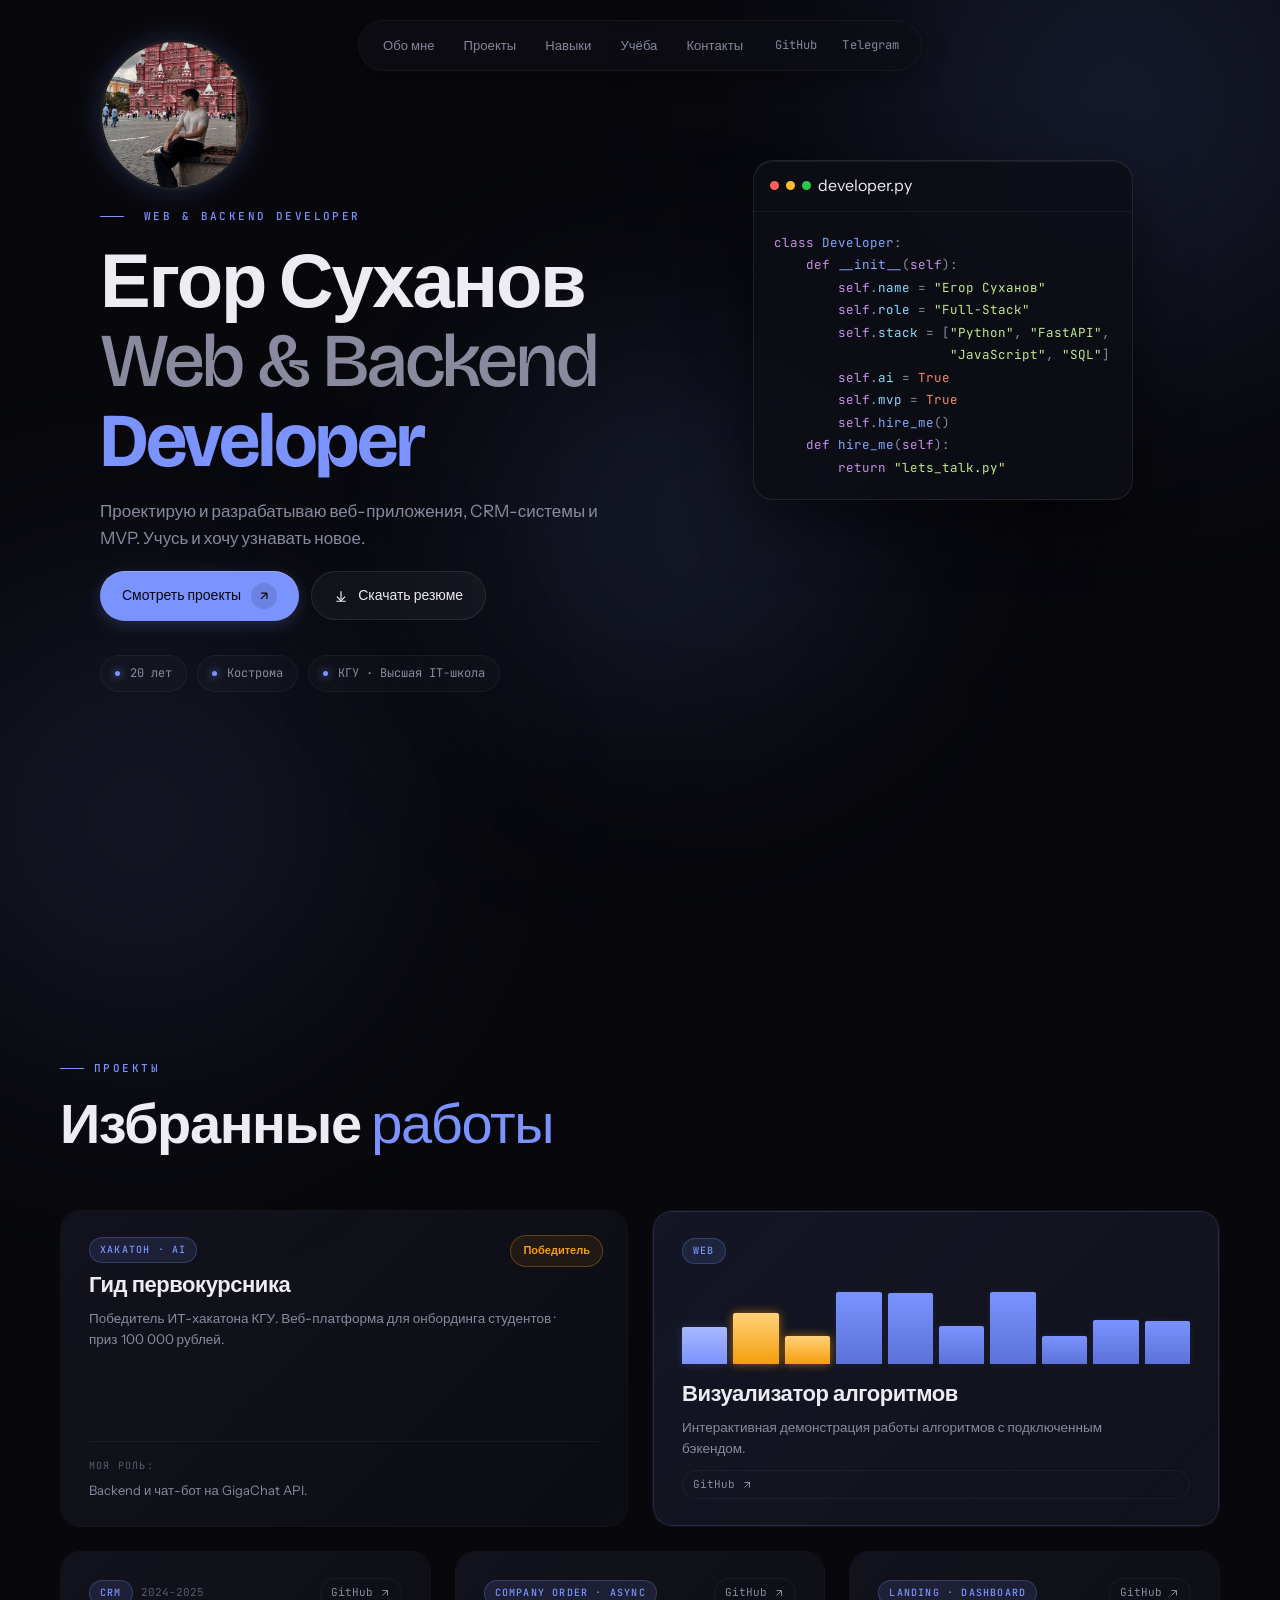
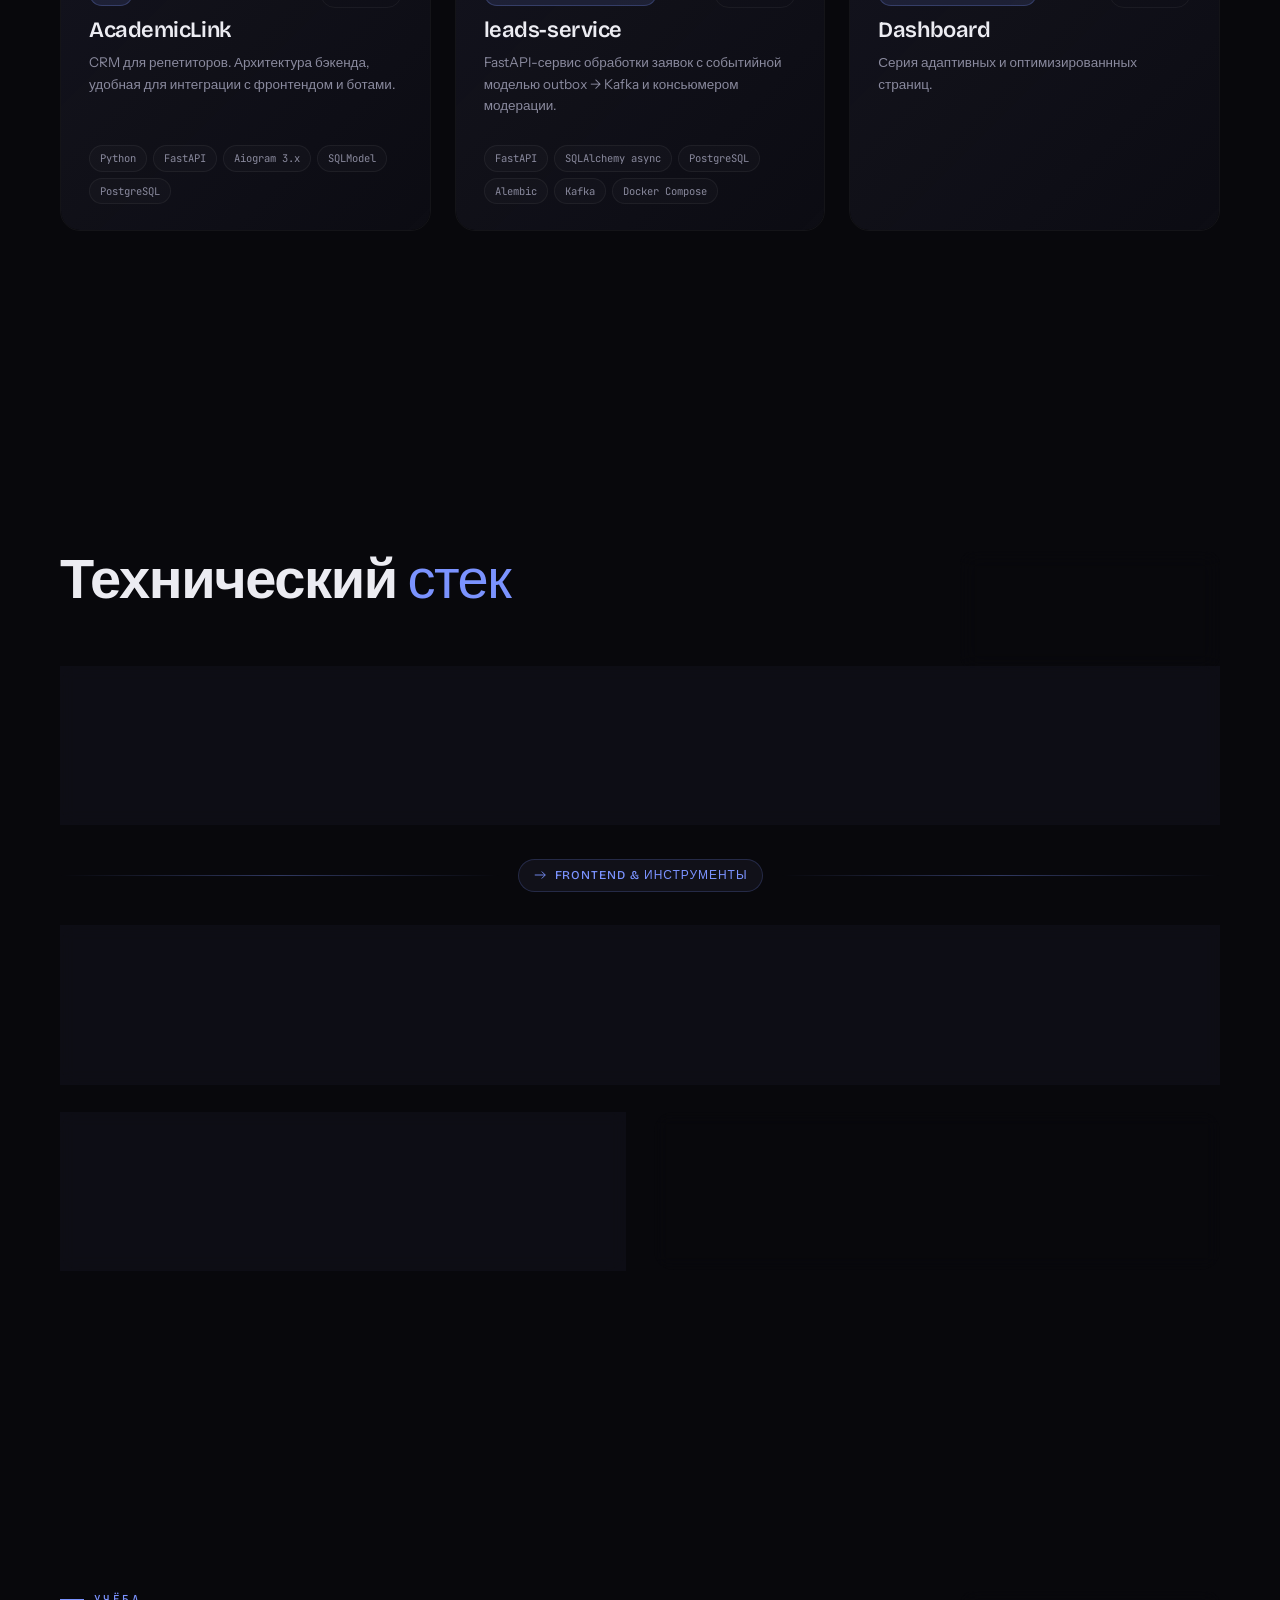
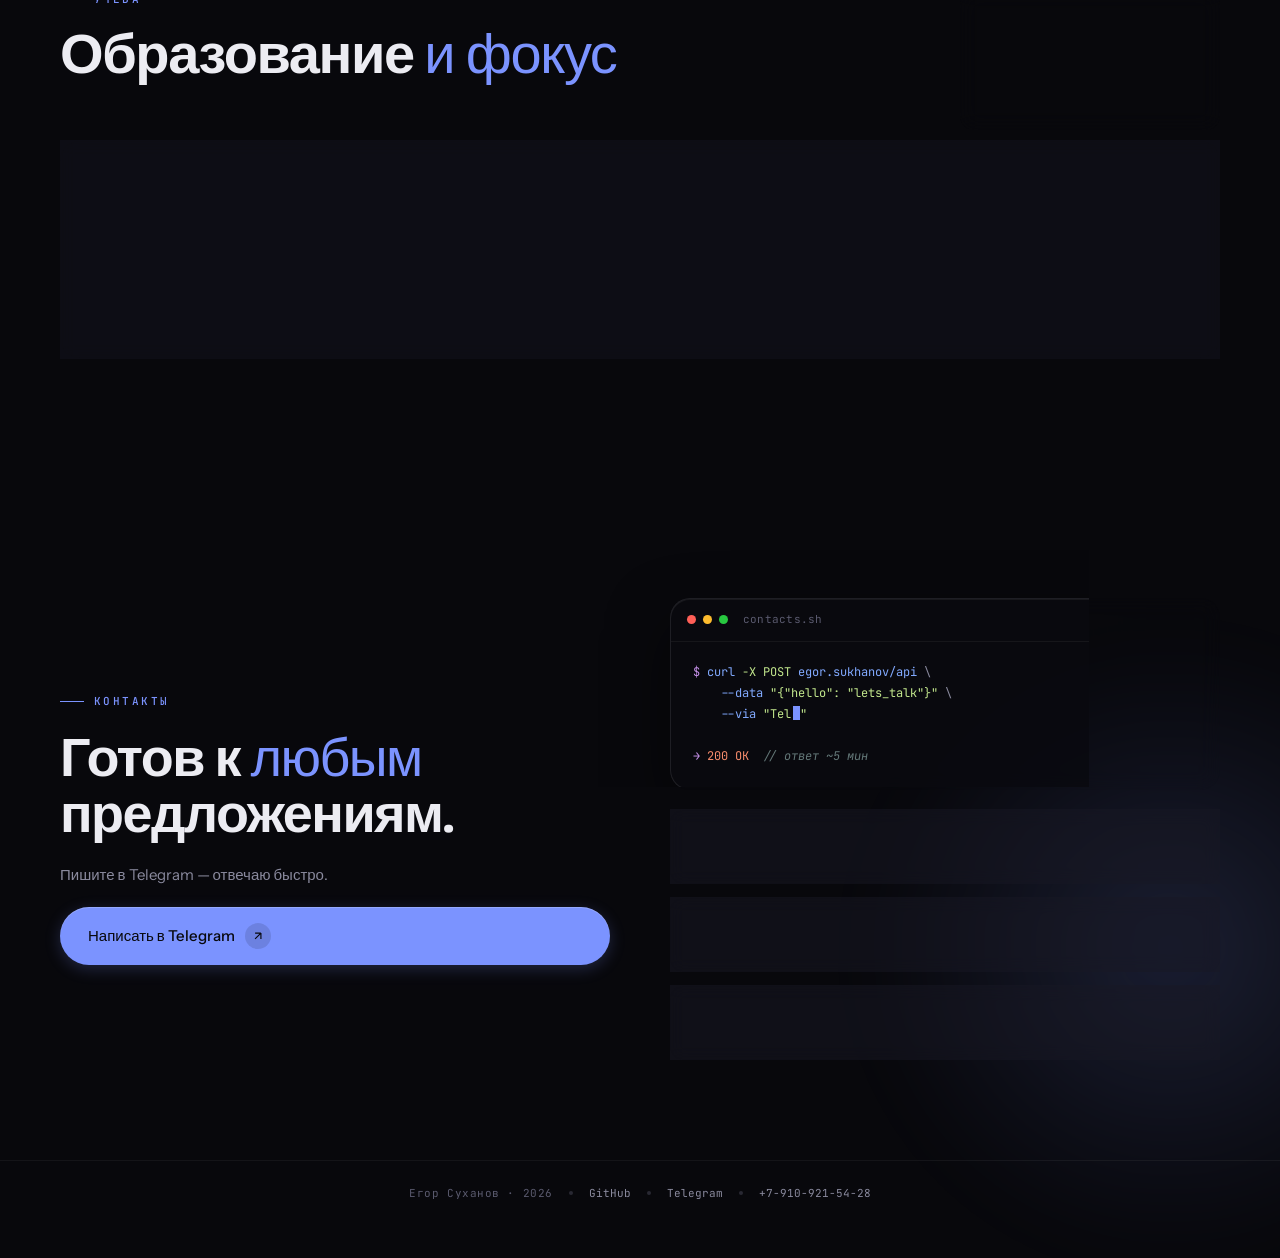
<file: index.html>
<!DOCTYPE html>
<html lang="ru">
<head>
<meta charset="UTF-8">
<meta name="viewport" content="width=device-width, initial-scale=1.0">
<title>Егор Суханов · Web & Backend Developer</title>
<meta name="description" content="Портфолио Егора Суханова · Web & Backend Developer. CRM-системы, веб-приложения и MVP.">
<link rel="icon" href="images/favicon.svg" type="image/svg+xml">
<link rel="preconnect" href="https://fonts.googleapis.com">
<link rel="preconnect" href="https://fonts.gstatic.com" crossorigin>
<link href="https://fonts.googleapis.com/css2?family=Bricolage+Grotesque:opsz,wght@12..96,400;12..96,500;12..96,600;12..96,700&family=Instrument+Sans:ital,wght@0,400;0,500;0,600;1,400&family=JetBrains+Mono:wght@400;500&display=swap" rel="stylesheet">
<link rel="stylesheet" href="css/style.css">
</head>
<body>

<div class="bg-noise"></div>
<div class="bg-glow glow-1"></div>
<div class="bg-glow glow-2"></div>
<div class="bg-glow glow-3"></div>
<div class="bg-glow glow-4"></div>

<nav class="navbar" id="navbar">

  <button class="nav-toggle" id="navToggle" aria-label="Меню">
    <span></span><span></span><span></span>
  </button>

  <ul class="nav-links" id="navLinks">
    <li><a href="#about">Обо мне</a></li>
    <li><a href="#projects">Проекты</a></li>
    <li><a href="#skills">Навыки</a></li>
    <li><a href="#education">Учёба</a></li>
    <li><a href="#contact">Контакты</a></li>
  </ul>

  <div class="nav-links nav-social">
    <a href="https://github.com/8wuluwulu" target="_blank" rel="noopener">GitHub</a>
    <a href="https://t.me/nudnuyyyyyy" target="_blank" rel="noopener">Telegram</a>
  </div>
</nav>

<div class="mobile-menu" id="mobileMenu">
  <div class="mobile-menu-inner">
    <ul class="mobile-nav-links">
      <li><a href="#about" class="mobile-link">Обо мне</a></li>
      <li><a href="#projects" class="mobile-link">Проекты</a></li>
      <li><a href="#skills" class="mobile-link">Навыки</a></li>
      <li><a href="#education" class="mobile-link">Учёба</a></li>
      <li><a href="#contact" class="mobile-link">Контакты</a></li>
    </ul>
    <div class="mobile-social">
      <a href="https://github.com/8wuluwulu" target="_blank" rel="noopener">GitHub</a>
      <a href="https://t.me/nudnuyyyyyy" target="_blank" rel="noopener">Telegram</a>
    </div>
  </div>
</div>

<section class="hero" id="hero">
  <div class="container">
    <div class="hero-inner">
      <div class="hero-text">
        <div class="hero-avatar">
          <img src="images/my_logo.jpg" alt="Егор Суханов">
        </div>
        <span class="hero-eyebrow">
          <span class="eyebrow-dot"></span>
          Web &amp; Backend Developer
        </span>

        <h1 class="hero-headline">
          <span class="hero-line hero-line-1">Егор Суханов</span>
          <span class="hero-line hero-line-2">Web &amp; Backend</span>
          <span class="hero-line hero-line-3">Developer</span>
        </h1>

        <p class="hero-sub">
          Проектирую и разрабатываю веб-приложения, CRM-системы и MVP. Учусь и хочу узнавать новое.
        </p>

        <div class="hero-ctas">
          <a href="#projects" class="btn btn-primary">
            Смотреть проекты
            <span class="btn-icon"><svg width="14" height="14" viewBox="0 0 24 24" fill="none" stroke="currentColor" stroke-width="2"><path d="M7 17L17 7M17 7H7M17 7V17"/></svg></span>
          </a>
          <a href="Rezyume.pdf" download="resume_Egor_Sukhanov.pdf" class="btn btn-ghost">
            <svg width="14" height="14" viewBox="0 0 24 24" fill="none" stroke="currentColor" stroke-width="2"><path d="M12 4v13M5 13l7 7 7-7M4 21h16"/></svg>
            Скачать резюме
          </a>
        </div>
        
        <div class="hero-badges">
          <span class="badge"><span class="badge-dot"></span>20 лет</span>
          <span class="badge"><span class="badge-dot"></span>Кострома</span>
          <span class="badge"><span class="badge-dot"></span>КГУ · Высшая IT-школа</span>
        </div>
      </div>

      <div class="hero-side">
        <div class="code-window">
          <div class="code-window-bar">
            <span class="code-dot c-red"></span>
            <span class="code-dot c-yellow"></span>
            <span class="code-dot c-green"></span>
            <span class="code-filename">developer.py</span>
          </div>
          <pre class="code-content"><span class="c-keyword">class</span> <span class="c-var">Developer</span>:
    <span class="c-keyword">def</span> <span class="c-var">__init__</span>(<span class="c-keyword">self</span>):
        <span class="c-keyword">self</span>.<span class="c-key">name</span> = <span class="c-str">"Егор Суханов"</span>
        <span class="c-keyword">self</span>.<span class="c-key">role</span> = <span class="c-str">"Full-Stack"</span>
        <span class="c-keyword">self</span>.<span class="c-key">stack</span> = [<span class="c-str">"Python"</span>, <span class="c-str">"FastAPI"</span>,
                      <span class="c-str">"JavaScript"</span>, <span class="c-str">"SQL"</span>]
        <span class="c-keyword">self</span>.<span class="c-key">ai</span> = <span class="c-bool">True</span>
        <span class="c-keyword">self</span>.<span class="c-key">mvp</span> = <span class="c-bool">True</span>
        <span class="c-keyword">self</span>.<span class="c-var">hire_me</span>()
    <span class="c-keyword">def</span> <span class="c-var">hire_me</span>(<span class="c-keyword">self</span>):
        <span class="c-keyword">return</span> <span class="c-str">"lets_talk.py"</span></pre>
        </div>
      </div>
    </div>
  </div>
</section>

<section class="section section-projects" id="projects">
  <div class="container">
    <div class="section-head">
      <span class="eyebrow">Проекты</span>
      <h2 class="section-title">
        Избранные <em>работы</em>
      </h2>

      <div class="code-chip projects-chip reveal">
        <div class="code-chip-bar">
          <span class="code-chip-dot c-red"></span>
          <span class="code-chip-dot c-yellow"></span>
          <span class="code-chip-dot c-green"></span>
          <span class="code-chip-name">projects.py</span>
        </div>
<pre class="code-chip-body"><span class="c-keyword">async def</span> <span class="c-var">get_projects</span>(<span class="c-keyword">db</span>):
    <span class="c-keyword">return</span> <span class="c-var">await db</span>.<span class="c-key">select</span>(<span class="c-var">Project</span>) \
        .<span class="c-key">where</span>(<span class="c-str">"status"</span>, <span class="c-bool">"shipped"</span>) \
        .<span class="c-key">order_by</span>(<span class="c-str">"impact"</span>)</pre>
      </div>
    </div>

    <div class="projects-grid">
      <article class="project-card project-card--left project-card--row1 reveal" data-project="hack">
        <div class="project-card-inner">
          <div class="project-header">
            <div class="project-meta">
              <span class="project-tag">Хакатон · AI</span>
              <span class="trophy-badge">Победитель</span>
            </div>
          </div>
          <h3 class="project-title project-title--small">Гид первокурсника</h3>
          <p class="project-desc">
            Победитель ИТ-хакатона КГУ. Веб-платформа для онбординга студентов · приз 100 000 рублей.
          </p>
          <div class="project-role">
            <span class="role-label">Моя роль:</span>
            <span class="role-text">Backend и чат-бот на GigaChat API.</span>
          </div>
        </div>
      </article>

      <article class="project-card project-card--accent project-card--right project-card--row1 reveal">
        <div class="project-card-inner">
          <div class="project-header">
            <span class="project-tag">Web</span>
          </div>
          <div class="algo-visual">
            <div class="algo-bar" style="--h:45%"></div>
            <div class="algo-bar" style="--h:72%"></div>
            <div class="algo-bar" style="--h:58%"></div>
            <div class="algo-bar" style="--h:32%"></div>
            <div class="algo-bar" style="--h:85%"></div>
            <div class="algo-bar" style="--h:40%"></div>
            <div class="algo-bar" style="--h:68%"></div>
            <div class="algo-bar" style="--h:52%"></div>
            <div class="algo-bar" style="--h:28%"></div>
            <div class="algo-bar" style="--h:78%"></div>
          </div>
          <h3 class="project-title project-title--small">Визуализатор алгоритмов</h3>
          <p class="project-desc">Интерактивная демонстрация работы алгоритмов с подключенным бэкендом.</p>
          <a href="https://github.com/8wuluwulu/AlgoViz-MVP" target="_blank" rel="noopener" class="project-link-btn">
            GitHub <svg width="12" height="12" viewBox="0 0 24 24" fill="none" stroke="currentColor" stroke-width="2"><path d="M7 17L17 7M17 7H7M17 7V17"/></svg>
          </a>
        </div>
      </article>

      <article class="project-card project-card--narrow project-card--row2 reveal">
        <div class="project-card-inner">
          <div class="project-header">
            <div class="project-meta">
              <span class="project-tag">CRM</span>
              <span class="project-year">2024-2025</span>
            </div>
            <a href="https://github.com/8wuluwulu/AcademicLink" target="_blank" rel="noopener" class="project-link-btn">
              GitHub <svg width="12" height="12" viewBox="0 0 24 24" fill="none" stroke="currentColor" stroke-width="2"><path d="M7 17L17 7M17 7H7M17 7V17"/></svg>
            </a>
          </div>
          <h3 class="project-title project-title--small">AcademicLink</h3>
          <p class="project-desc">
            CRM для репетиторов. Архитектура бэкенда, удобная для интеграции с фронтендом и ботами.
          </p>
          <div class="project-stack">
            <span>Python</span><span>FastAPI</span><span>Aiogram 3.x</span><span>SQLModel</span><span>PostgreSQL</span>
          </div>
        </div>
      </article>

      <article class="project-card project-card--narrow project-card--row2 reveal">
        <div class="project-card-inner">
          <div class="project-header">
            <span class="project-tag">Company Order · Async</span>
            <a href="https://github.com/8wuluwulu/OxotaTestAPI" target="_blank" rel="noopener" class="project-link-btn">
              GitHub <svg width="12" height="12" viewBox="0 0 24 24" fill="none" stroke="currentColor" stroke-width="2"><path d="M7 17L17 7M17 7H7M17 7V17"/></svg>
            </a>
          </div>
          <h3 class="project-title project-title--small">leads-service</h3>
          <p class="project-desc">FastAPI-сервис обработки заявок с событийной моделью outbox → Kafka и консьюмером модерации.</p>
          <div class="project-stack">
            <span>FastAPI</span><span>SQLAlchemy async</span><span>PostgreSQL</span><span>Alembic</span><span>Kafka</span><span>Docker Compose</span>
          </div>
        </div>
      </article>

      <article class="project-card project-card--narrow project-card--row2 reveal">
        <div class="project-card-inner">
          <div class="project-header">
            <span class="project-tag">Landing · Dashboard</span>
            <a href="https://github.com/8wuluwulu/dashboard-project" target="_blank" rel="noopener" class="project-link-btn">
              GitHub <svg width="12" height="12" viewBox="0 0 24 24" fill="none" stroke="currentColor" stroke-width="2"><path d="M7 17L17 7M17 7H7M17 7V17"/></svg>
            </a>
          </div>
          <h3 class="project-title project-title--small">Dashboard</h3>
          <p class="project-desc">Серия адаптивных и оптимизированнных страниц.</p>
          <div class="project-anima project-anima--sparkline">
            <svg viewBox="0 0 80 24" preserveAspectRatio="none">
              <polyline class="spark-path" fill="none" stroke="currentColor" stroke-width="1.5" stroke-linecap="round" stroke-linejoin="round" points="0,18 12,12 24,16 36,6 48,10 60,2 72,8 80,4"/>
              <polyline class="spark-glow" fill="none" stroke="currentColor" stroke-width="3" stroke-linecap="round" stroke-linejoin="round" opacity="0.35" points="0,18 12,12 24,16 36,6 48,10 60,2 72,8 80,4"/>
            </svg>
          </div>
        </div>
      </article>

    </div>
  </div>
</section>

<section class="section section-skills" id="skills">
  <div class="container">
    <div class="section-head">
      <h2 class="section-title">
        Технический <em>стек</em>
      </h2>

      <div class="code-chip skills-chip reveal">
        <div class="code-chip-bar">
          <span class="code-chip-dot c-red"></span>
          <span class="code-chip-dot c-yellow"></span>
          <span class="code-chip-dot c-green"></span>
          <span class="code-chip-name">stack.sh</span>
        </div>
<pre class="code-chip-body"><span class="c-keyword">$</span> <span class="c-var">cat</span> <span class="c-str">STACK</span> | <span class="c-keyword">for</span> <span class="c-var">lang</span> <span class="c-keyword">in</span> <span class="c-str">py js sql</span>
  <span class="c-keyword">echo</span> <span class="c-str">"▸ $lang — ready"</span>
<span class="c-keyword">done</span></pre>
      </div>
    </div>

    <div class="skills-grid">
      <div class="skill-card skill-card--wide reveal">
        <div class="skill-card-head">
          <span class="skill-icon">
            <svg width="20" height="20" viewBox="0 0 24 24" fill="none" stroke="currentColor" stroke-width="1.5"><path d="M4 4h12l4 4v12H4z"/><path d="M16 4v4h4"/><path d="M8 12l3 3-3 3M13 12h4"/></svg>
          </span>
          <h3 class="skill-title">Backend &amp; DB</h3>
        </div>
        <div class="skill-tags">
          <span>Python</span><span>FastAPI</span><span>Aiogram 3.x</span><span>C#</span><span>Java</span><span>PostgreSQL</span><span>ER-диаграммы</span>
        </div>
      </div>

      <div class="skills-divider">
        <span class="divider-line"></span>
        <span class="divider-label">
          <svg width="14" height="14" viewBox="0 0 24 24" fill="none" stroke="currentColor" stroke-width="1.5"><path d="M3 12h18M15 6l6 6-6 6"/></svg>
          Frontend &amp; Инструменты
        </span>
        <span class="divider-line"></span>
      </div>
      <div class="skill-card skill-card--wide reveal">
        <div class="skill-card-head">
          <span class="skill-icon">
            <svg width="20" height="20" viewBox="0 0 24 24" fill="none" stroke="currentColor" stroke-width="1.5"><path d="M12 2L2 7l10 5 10-5-10-5zM2 17l10 5 10-5M2 12l10 5 10-5"/></svg>
          </span>
          <h3 class="skill-title">Web &amp; Frontend</h3>
        </div>
        <div class="skill-tags">
          <span>HTML5</span><span>CSS3</span><span>JavaScript</span><span>Адаптивная верстка</span>
        </div>
      </div>

      <div class="skill-card reveal">
        <div class="skill-card-head">
          <span class="skill-icon">
            <svg width="20" height="20" viewBox="0 0 24 24" fill="none" stroke="currentColor" stroke-width="1.5"><path d="M13 2L3 14h9l-1 8 10-12h-9z"/></svg>
          </span>
          <h3 class="skill-title">Практические навыки</h3>
        </div>
        <div class="skill-tags">
          <span>MVP-версия</span><span>CRM-интеграция</span><span>Декомпозиция</span>
        </div>
      </div>

      <div class="skill-card skill-card--accent reveal">
        <div class="skill-card-head">
          <span class="skill-icon">
            <svg width="20" height="20" viewBox="0 0 24 24" fill="none" stroke="currentColor" stroke-width="1.5"><circle cx="12" cy="12" r="3"/><path d="M12 1v4M12 19v4M4.2 4.2l2.8 2.8M17 17l2.8 2.8M1 12h4M19 12h4M4.2 19.8l2.8-2.8M17 7l2.8-2.8"/></svg>
          </span>
          <h3 class="skill-title">Modern Dev Tools</h3>
        </div>
        <div class="skill-tags">
          <span>Claude</span><span>Gemini</span><span>Git</span><span>GitHub</span><span>AI-агенты</span><span>Kafka</span>
        </div>
      </div>
    </div>
  </div>
</section>

<section class="section section-education" id="education">
  <div class="container">
    <div class="section-head">
      <span class="eyebrow">Учёба</span>
      <h2 class="section-title">
        Образование <em>и фокус</em>
      </h2>

      <div class="code-chip education-chip reveal">
        <div class="code-chip-bar">
          <span class="code-chip-dot c-red"></span>
          <span class="code-chip-dot c-yellow"></span>
          <span class="code-chip-dot c-green"></span>
          <span class="code-chip-name">student.yaml</span>
        </div>
<pre class="code-chip-body"><span class="c-var">student</span>:
  <span class="c-key">university</span>: <span class="c-str">"КГУ"</span>
  <span class="c-key">course</span>: <span class="c-bool">3</span>
  <span class="c-key">focus</span>: [<span class="c-str">"Python"</span>, <span class="c-str">"DB"</span>, <span class="c-str">"Team"</span>]</pre>
      </div>
    </div>

    <div class="edu-card reveal">
      <div class="edu-left">
        <div class="edu-marker"><img src="images/logo.jpg" alt="Высшая IT-школа"></div>
        <div class="edu-year">2023-2026</div>
        <div class="edu-badge">Высшая IT-школа</div>
      </div>
      <div class="edu-right">
        <h3 class="edu-title">Костромской государственный университет</h3>
        <p class="edu-subtitle">Информационные системы и технологии · 3 курс</p>
        <div class="edu-focus">
          <span class="focus-label">Фокус:</span>
          <span class="focus-item">Базы данных</span>
          <span class="focus-sep"></span>
          <span class="focus-item">Python</span>
          <span class="focus-sep"></span>
          <span class="focus-item">Командная разработка</span>
        </div>
      </div>
    </div>
  </div>
</section>

<section class="section section-contact" id="contact">
  <div class="container">
    <div class="contact-inner">
      <div class="contact-left">
        <span class="eyebrow">Контакты</span>
        <h2 class="contact-title">
          Готов к <em>любым</em><br>предложениям.
        </h2>
        <p class="contact-sub">
          Пишите в Telegram — отвечаю быстро.
        </p>
        <a href="https://t.me/nudnuyyyyyy" target="_blank" rel="noopener" class="btn btn-primary btn-large">
          Написать в Telegram
          <span class="btn-icon"><svg width="14" height="14" viewBox="0 0 24 24" fill="none" stroke="currentColor" stroke-width="2"><path d="M7 17L17 7M17 7H7M17 7V17"/></svg></span>
        </a>
      </div>

      <div class="contact-right">
        <div class="contact-window reveal">
          <div class="contact-window-bar">
            <span class="cw-dot c-red"></span>
            <span class="cw-dot c-yellow"></span>
            <span class="cw-dot c-green"></span>
            <span class="cw-filename">contacts.sh</span>
            <span class="cw-status"><span class="cw-status-dot"></span>online</span>
          </div>
          <pre class="contact-window-code">
<span class="c-keyword">$</span> <span class="c-var">curl</span> <span class="c-str">-X POST</span> <span class="c-var">egor.sukhanov/api</span> \
    <span class="c-var">--data</span> <span class="c-str">"{&quot;hello&quot;: &quot;lets_talk&quot;}"</span> \
    <span class="c-var">--via</span> <span class="c-str">"<span id="contactTyping"></span>"</span>

<span class="c-keyword">→</span> <span class="c-bool">200 OK</span>  <span class="c-comment">// ответ ~5 мин</span></pre>
        </div>

        <div class="contact-links">
          <a href="https://t.me/nudnuyyyyyy" target="_blank" rel="noopener" class="contact-card reveal">
            <span class="contact-card-icon">
              <svg viewBox="0 0 24 24" width="20" height="20"><path fill="currentColor" d="M20.665 3.717l-16.739 6.9c-1.09.459-1.09 1.094-.005 1.552l4.273 1.77 8.36-5.176c.39-.24.75-.112.46.164l-6.722 6.076-.273 4.216c.402 0 .578-.18.913-.515l1.77-1.777 3.686 2.737c.68.39 1.174.192 1.34-.716l2.587-12.288c.253-1.233-.427-1.776-1.218-1.424z" opacity="0.92"/></svg>
            </span>
            <div class="contact-card-body">
              <span class="contact-card-label">Telegram</span>
              <span class="contact-card-value">@nudnuyyyyyy</span>
            </div>
            <span class="contact-card-arrow">
              <svg width="14" height="14" viewBox="0 0 24 24" fill="none" stroke="currentColor" stroke-width="2"><path d="M7 17L17 7M17 7H7M17 7V17"/></svg>
            </span>
          </a>
          <a href="https://github.com/8wuluwulu" target="_blank" rel="noopener" class="contact-card reveal">
            <span class="contact-card-icon">
              <svg viewBox="0 0 24 24" width="20" height="20" fill="currentColor"><path d="M12 2a10 10 0 0 0-3.16 19.49c.5.09.68-.22.68-.48v-1.7c-2.78.6-3.37-1.34-3.37-1.34-.45-1.16-1.1-1.47-1.1-1.47-.9-.62.07-.6.07-.6 1 .07 1.53 1.03 1.53 1.03.9 1.52 2.34 1.08 2.9.83.1-.65.35-1.1.64-1.36-2.22-.25-4.55-1.11-4.55-4.94 0-1.09.39-1.98 1.03-2.68-.1-.26-.45-1.27.1-2.64 0 0 .84-.27 2.75 1.02a9.5 9.5 0 0 1 5 0c1.9-1.29 2.75-1.02 2.75-1.02.55 1.37.2 2.38.1 2.64.64.7 1.03 1.59 1.03 2.68 0 3.84-2.34 4.68-4.57 4.93.36.31.68.92.68 1.85v2.74c0 .27.18.58.69.48A10 10 0 0 0 12 2z"/></svg>
            </span>
            <div class="contact-card-body">
              <span class="contact-card-label">GitHub</span>
              <span class="contact-card-value">github.com/8wuluwulu</span>
            </div>
            <span class="contact-card-arrow">
              <svg width="14" height="14" viewBox="0 0 24 24" fill="none" stroke="currentColor" stroke-width="2"><path d="M7 17L17 7M17 7H7M17 7V17"/></svg>
            </span>
          </a>
          <a href="tel:+79109215428" class="contact-card reveal">
            <span class="contact-card-icon">
              <svg width="18" height="18" viewBox="0 0 24 24" fill="none" stroke="currentColor" stroke-width="1.6" stroke-linecap="round" stroke-linejoin="round"><path d="M22 16.9v3a2 2 0 01-2.2 2 19.8 19.8 0 01-8.6-3.1 19.5 19.5 0 01-6-6 19.8 19.8 0 01-3.1-8.7A2 2 0 014.1 2h3a2 2 0 012 1.7c.1.9.3 1.8.5 2.7a2 2 0 01-.5 2l-1 1a16 16 0 006 6l1-1a2 2 0 012-.5c.9.2 1.8.4 2.7.5a2 2 0 011.7 2z"/></svg>
            </span>
            <div class="contact-card-body">
              <span class="contact-card-label">Телефон</span>
              <span class="contact-card-value">+7-910-921-54-28</span>
            </div>
            <span class="contact-card-arrow">
              <svg width="14" height="14" viewBox="0 0 24 24" fill="none" stroke="currentColor" stroke-width="2"><path d="M7 17L17 7M17 7H7M17 7V17"/></svg>
            </span>
          </a>
        </div>
      </div>
    </div>
  </div>
</section>

<footer class="footer">
  <div class="container">
    <div class="footer-inner">
      <span class="footer-brand">Егор Суханов · 2026</span>
      <span class="footer-sep"></span>
      <a href="https://github.com/8wuluwulu" target="_blank" rel="noopener">GitHub</a>
      <span class="footer-sep"></span>
      <a href="https://t.me/nudnuyyyyyy" target="_blank" rel="noopener">Telegram</a>
      <span class="footer-sep"></span>
      <a href="tel:+79109215428">+7-910-921-54-28</a>
    </div>
  </div>
</footer>

<script src="js/script.js"></script>
</body>
</html>
</file>
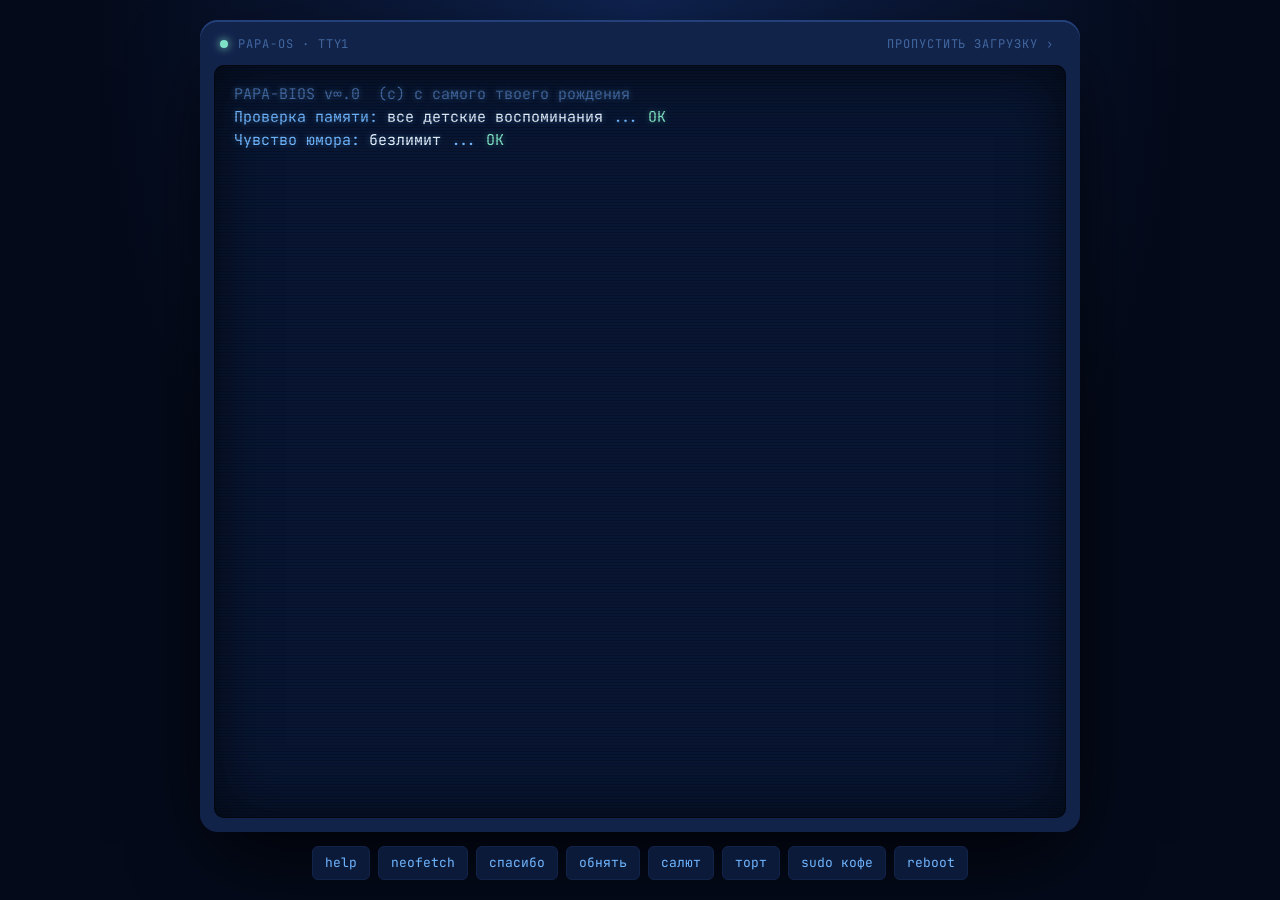
<file: papa/index.html>
<!doctype html>
<html lang="ru">
<head>
<meta charset="utf-8">
<meta name="viewport" content="width=device-width, initial-scale=1, viewport-fit=cover">
<meta name="robots" content="noindex">
<style>:root{padding-top:env(safe-area-inset-top,0px);padding-bottom:env(safe-area-inset-bottom,0px)}body{margin:0}[hidden]{display:none!important}</style>
</head>
<body>
<title>Папа OS</title>
<meta name="claude:viewport-fit-sides" content="cover">
<link rel="preconnect" href="https://fonts.googleapis.com">
<link rel="stylesheet" href="https://fonts.googleapis.com/css2?family=VT323&family=JetBrains+Mono:wght@400;700&display=swap">
<style>
/* Layout: one CRT monitor window centered, boot log → greeting → interactive shell; quick-command chips under it for phones */
:root{
  --bg:#040a1a;        /* deep navy behind the monitor */
  --screen:#081633;    /* blue phosphor tube */
  --amber:#6fb6ff;     /* main phosphor */
  --amber-dim:#41679f; /* secondary text */
  --hot:#e4f1ff;       /* overdriven highlight */
  --ok:#7fe3c8;        /* status OK */
  --frame:#12234a;     /* bezel */
  --font-display:"VT323", "Courier New", monospace;
  --font-body:"JetBrains Mono", ui-monospace, "SFMono-Regular", Menlo, Consolas, monospace;
  color-scheme:dark;
}
*{box-sizing:border-box}
html,body{height:100%}
body{
  background:radial-gradient(ellipse at 50% 0%, #0f2350 0%, var(--bg) 60%);
  color:var(--amber);font-family:var(--font-body);font-size:15px;line-height:1.55;
  padding-left:max(16px, env(safe-area-inset-left, 0px));
  padding-right:max(16px, env(safe-area-inset-right, 0px));
  padding-block:20px;
  display:flex;flex-direction:column;align-items:center;gap:14px;
}
.monitor{
  width:100%;max-width:880px;flex:1;min-height:0;
  background:var(--frame);border-radius:18px;padding:14px;
  box-shadow:0 30px 80px -20px #000, inset 0 2px 0 #24407a;
  display:flex;flex-direction:column;
}
.bar{display:flex;align-items:center;gap:10px;padding:0 6px 10px;font-size:12px;color:var(--amber-dim);letter-spacing:.08em;text-transform:uppercase}
.bar .led{width:8px;height:8px;border-radius:50%;background:var(--ok);box-shadow:0 0 8px var(--ok)}
.bar .sp{flex:1}
.screen{
  position:relative;flex:1;min-height:420px;background:var(--screen);border-radius:10px;overflow:hidden;
  box-shadow:inset 0 0 60px #000a, inset 0 0 0 1px #0006;
}
.screen::after{ /* scanlines */
  content:"";position:absolute;inset:0;pointer-events:none;
  background:repeating-linear-gradient(to bottom, #0000 0 2px, #00000038 2px 3px);
  mix-blend-mode:multiply;
}
#out{
  position:absolute;inset:0;overflow-y:auto;padding:18px 20px 22px;
  text-shadow:0 0 6px #6fb6ff66;white-space:pre-wrap;word-break:break-word;
  scrollbar-width:thin;scrollbar-color:var(--amber-dim) transparent;
}
.dim{color:var(--amber-dim)}
.ok{color:var(--ok);text-shadow:0 0 6px #7fe3c866}
.hot{color:var(--hot)}
.big{
  font-family:var(--font-display);font-size:clamp(46px, 11vw, 96px);line-height:.9;color:var(--hot);
  text-shadow:0 0 10px var(--amber), 0 0 28px #2f7dff88;display:block;margin:10px 0 4px;text-wrap:balance;
  white-space:normal;
}
.sub{font-family:var(--font-display);font-size:clamp(22px,4.5vw,30px);line-height:1.1;display:block}
.letter{display:block;max-width:62ch;margin:12px 0;border-left:2px solid var(--amber-dim);padding-left:14px}
pre.art{margin:0;font-family:var(--font-body);font-size:12px;line-height:1.2;overflow-x:auto;white-space:pre}
.prompt-line{display:flex;gap:8px;align-items:baseline;flex-wrap:wrap}
.ps1{color:var(--ok)}
#cmd{
  flex:1;min-width:8ch;background:transparent;border:0;outline:0;color:var(--hot);
  font:inherit;caret-color:var(--hot);text-shadow:inherit;padding:0;
}
.cursor{display:inline-block;width:.6em;background:var(--amber);animation:blink 1s steps(1) infinite}
@keyframes blink{50%{opacity:0}}
.bar-fill{display:inline-block}
.chips{width:100%;max-width:880px;display:flex;flex-wrap:wrap;gap:8px;justify-content:center}
.chips button{
  font:inherit;font-size:13px;color:var(--amber);background:#0c1a3a;border:1px solid var(--frame);
  border-radius:6px;padding:6px 12px;cursor:pointer;
}
.chips button:hover{background:#16295a;color:var(--hot)}
.chips button:focus-visible,#cmd:focus-visible{outline:2px solid var(--hot);outline-offset:2px}
#fx{position:fixed;inset:0;pointer-events:none;z-index:5}
.skip{font-size:12px;color:var(--amber-dim);background:none;border:0;cursor:pointer;font:inherit;font-size:12px;text-transform:uppercase;letter-spacing:.08em}
.skip:hover{color:var(--hot)}
@media (max-width:520px){ body{font-size:13px} .screen{min-height:70vh} #out{padding:14px} }
@media (prefers-reduced-motion:reduce){ .cursor{animation:none} }
</style>

<div class="monitor">
  <div class="bar"><span class="led"></span><span>papa-os · tty1</span><span class="sp"></span><button class="skip" id="skip" type="button">пропустить загрузку ›</button></div>
  <div class="screen" id="screen"><div id="out" aria-live="polite"></div></div>
</div>
<div class="chips" id="chips" aria-label="Быстрые команды"></div>
<canvas id="fx"></canvas>

<script>
const out = document.getElementById('out');
const reduce = matchMedia('(prefers-reduced-motion: reduce)').matches;
let skipping = reduce;
const wait = ms => skipping ? Promise.resolve() : new Promise(r => setTimeout(r, ms));

function line(html = '', cls = '') {
  const d = document.createElement('div');
  if (cls) d.className = cls;
  d.innerHTML = html;
  out.appendChild(d);
  out.scrollTop = out.scrollHeight;
  return d;
}
async function type(html, cls = '', speed = 18) {
  if (skipping) return line(html, cls);
  const d = line('', cls);
  // type plain text, then swap in the final HTML
  const tmp = document.createElement('div'); tmp.innerHTML = html;
  const text = tmp.textContent;
  for (let i = 1; i <= text.length; i++) {
    d.textContent = text.slice(0, i);
    out.scrollTop = out.scrollHeight;
    if (skipping) break;
    await wait(speed);
  }
  d.innerHTML = html;
  return d;
}
async function progress(label, ms = 900) {
  const d = line();
  const W = 24;
  for (let i = 0; i <= W; i++) {
    d.innerHTML = `${label} <span class="dim">[</span>${'█'.repeat(i)}${'░'.repeat(W - i)}<span class="dim">]</span> ${Math.round(i / W * 100)}%`;
    out.scrollTop = out.scrollHeight;
    if (skipping) { i = W - 1; }
    await wait(ms / W);
  }
}

const today = new Date();
const fmt = today.toLocaleDateString('ru-RU', { day: 'numeric', month: 'long', year: 'numeric' });

async function boot() {
  out.innerHTML = '';
  await type('PAPA-BIOS v∞.0  (c) с самого твоего рождения', 'dim', 10);
  await wait(200);
  line('Проверка памяти: <span class="hot">все детские воспоминания</span> ... <span class="ok">OK</span>');
  await wait(250);
  line('Чувство юмора: <span class="hot">безлимит</span> ... <span class="ok">OK</span>');
  await wait(200);
  line('Умение готовить: <span class="hot">нереальное</span> ... <span class="ok">OK</span>');
  await wait(300);
  line('');
  await progress('Загрузка модулей заботы    ', 700);
  await progress('Компиляция благодарности   ', 900);
  line('');
  await type(`[ <span class="ok">OK</span> ] Обнаружено событие: <span class="hot">День отца · ${fmt}</span>`, '', 14);
  await wait(400);
  await greet();
  document.getElementById('skip').hidden = true;
  skipping = false;
  line('');
  line('<span class="dim">Это интерактивная консоль. Напиши <span class="hot">help</span> или нажми кнопку ниже.</span>');
  promptLine();
  fireworks(2500);
}

async function greet() {
  line('');
  line('<span class="big">С Днём отца, папа!</span>');
  line('<span class="sub">// самому родному и любимому</span>');
  await wait(300);
  line(`<span class="letter">Папа, поздравляю тебя с Днём отца!
Спасибо тебе за всё, что ты для меня сделал и делаешь каждый день. За твою поддержку, за советы, за то, что ты всегда рядом, когда нужно, и за то, что веришь в меня. Я такой во многом благодаря тебе и, конечно, мамочке. Спасибо тебе за всё, чему ты меня научил.
Я правда горжусь, что у меня такой папа.
Желаю тебе крепкого здоровья, сил, спокойствия и как можно больше радостных дней. Пусть всё задуманное получается, а дома всегда будет тепло и уютно.
Люблю тебя.

<span class="hot">— твой сын, Егор</span></span>`);
}

/* ------------- interactive shell ------------- */
let input;
const history = []; let hIdx = 0;
function promptLine() {
  const d = line('', 'prompt-line');
  d.innerHTML = '<span class="ps1">son@papa-os:~$</span>';
  input = document.createElement('input');
  input.id = 'cmd'; input.autocomplete = 'off'; input.spellcheck = false;
  input.setAttribute('aria-label', 'Команда');
  d.appendChild(input);
  input.addEventListener('keydown', e => {
    if (e.key === 'Enter') { const v = input.value; freeze(d, v); run(v); }
    if (e.key === 'ArrowUp' && history.length) { hIdx = Math.max(0, hIdx - 1); input.value = history[hIdx]; e.preventDefault(); }
    if (e.key === 'ArrowDown' && history.length) { hIdx = Math.min(history.length, hIdx + 1); input.value = history[hIdx] || ''; }
  });
  if (matchMedia('(pointer:fine)').matches) input.focus({ preventScroll: true });
  out.scrollTop = out.scrollHeight;
}
function freeze(d, v) {
  d.innerHTML = `<span class="ps1">son@papa-os:~$</span> <span class="hot"></span>`;
  d.lastChild.textContent = v;
}
const esc = s => s.replace(/[&<>]/g, c => ({ '&': '&amp;', '<': '&lt;', '>': '&gt;' }[c]));

const cmds = {
  help: () => `Доступные команды:
  <span class="hot">whoami</span>       кто ты такой
  <span class="hot">neofetch</span>     характеристики системы
  <span class="hot">спасибо</span>      список благодарностей
  <span class="hot">обнять</span>       обнять папу
  <span class="hot">салют</span>        праздничный фейерверк
  <span class="hot">торт</span>         испечь торт
  <span class="hot">sudo кофе</span>    сварить кофе с правами root
  <span class="hot">uptime</span>       сколько ты уже лучший
  <span class="hot">reboot</span>       посмотреть поздравление ещё раз
  <span class="hot">clear</span>        очистить экран`,
  whoami: () => `<span class="hot">папа</span>
роль: root этой семьи
доступ: ко всем сердцам без пароля`,
  neofetch: () => `<pre class="art"><span class="hot">   .--.    </span>  <span class="hot">papa</span>@<span class="hot">family</span>
<span class="hot">  |o_o |   </span>  ------------------
<span class="hot">  |:_/ |   </span>  <span class="ok">OS:</span> Папа OS v∞ (LTS, поддержка пожизненно)
<span class="hot"> //   \\ \\  </span>  <span class="ok">Kernel:</span> доброта-6.18-stable
<span class="hot">(|     | ) </span>  <span class="ok">Uptime:</span> всю мою жизнь
<span class="hot">/'\\_   _/\`\\</span>  <span class="ok">Shell:</span> спокойный голос
<span class="hot">\\___)=(___/</span>  <span class="ok">CPU:</span> Мудрость Pro Max (∞ ядер)
             <span class="ok">Memory:</span> хранит все наши тёплые моменты
             <span class="ok">GPU:</span> видит меня насквозь
             <span class="ok">Packages:</span> терпение, юмор, золотые руки
             <span class="ok">Bugs:</span> 0 found</pre>`,
  'спасибо': () => `Спасибо, пап, за:
 <span class="ok">✓</span> то, что ты всегда рядом
 <span class="ok">✓</span> твои мудрые советы
 <span class="ok">✓</span> то, что веришь в меня, даже когда я сам сомневаюсь
 <span class="ok">✓</span> твои золотые руки
 <span class="ok">✓</span> твои шутки (да, они правда смешные)
 <span class="ok">✓</span> пример того, каким должен быть настоящий мужчина`,
  'обнять': () => `<pre class="art"><span class="hot">   (っ◔◡◔)っ  ♥  ⊂(◕‿◕⊂)</span>

Крепко обнимаю тебя, пап... <span class="ok">доставлено ✓✓</span></pre>`,
  'салют': () => { fireworks(4000); return 'Запуск салюта... <span class="ok">🎆 ура!</span>'; },
  'торт': () => `<pre class="art"><span class="hot">        i i i i i
       |:H:a:p:p:y:|
     __|___________|__
    |^^^^^^^^^^^^^^^^^|
    |  С ДНЁМ  ОТЦА!  |
    |_________________|</span></pre>
<span class="dim">Торт собран без ошибок. Задуй свечи командой <span class="hot">салют</span>.</span>`,
  'sudo кофе': () => `[sudo] пароль для son: ********
Варим кофе для папы... <span class="ok">готово ☕</span>
<span class="dim">Приятного утра, пап.</span>`,
  uptime: () => {
    return `up <span class="hot">∞ days</span>, лучший отец: <span class="ok">всегда</span>, load average: 0.00 (с ним всё легко)`;
  },
  reboot: async () => { await boot(); return null; },
  clear: () => { out.innerHTML = ''; return ''; },
  exit: () => 'Ошибка: из семьи выйти нельзя. Процесс защищён любовью.',
  ls: () => '<span class="hot">воспоминания/  гордость.txt  планы_на_рыбалку.md  поздравление.exe</span>',
  'cat гордость.txt': () => 'Я горжусь тобой, пап. И хочу, чтобы ты гордился мной.',
  'rm -rf /': () => '<span class="hot">Отказано.</span> Папа такое не одобрит.',
};
const aliases = { thanks: 'спасибо', hug: 'обнять', fireworks: 'салют', cake: 'торт', 'sudo coffee': 'sudo кофе', 'sudo make coffee': 'sudo кофе', 'помощь': 'help' };

async function run(raw) {
  const v = raw.trim();
  if (v) { history.push(v); hIdx = history.length; }
  let key = v.toLowerCase().replace(/\s+/g, ' ');
  key = aliases[key] || key;
  if (!v) { promptLine(); return; }
  const fn = cmds[key];
  if (!fn) {
    line(`${esc(v)}: команда не найдена. Но папа всё равно тебя любит. Попробуй <span class="hot">help</span>`, 'dim');
  } else {
    const r = await fn();
    if (r === null) return;
    if (r) line(r);
  }
  promptLine();
}

/* chips for phones and quick clicks */
const chipList = ['help', 'neofetch', 'спасибо', 'обнять', 'салют', 'торт', 'sudo кофе', 'reboot'];
const chips = document.getElementById('chips');
chipList.forEach(c => {
  const b = document.createElement('button'); b.type = 'button'; b.textContent = c;
  b.addEventListener('click', () => {
    if (!input || !input.isConnected) return;
    const d = input.parentElement; freeze(d, c); run(c);
  });
  chips.appendChild(b);
});
document.getElementById('screen').addEventListener('click', () => { if (input && input.isConnected && getSelection().isCollapsed) input.focus({ preventScroll: true }); });
document.getElementById('skip').addEventListener('click', () => { skipping = true; });

/* ------------- fireworks made of glyphs ------------- */
const cv = document.getElementById('fx'), cx = cv.getContext('2d');
let parts = [], fxUntil = 0, raf = 0;
function size() { cv.width = innerWidth * devicePixelRatio; cv.height = innerHeight * devicePixelRatio; }
addEventListener('resize', size); size();
const glyphs = ['♥', '1', '0', '★', '{', '}', '✦', '<3'];
const colors = ['#6fb6ff', '#e4f1ff', '#7fe3c8', '#3d8bff', '#b9d9ff'];
function burst() {
  const x = (0.15 + Math.random() * 0.7) * cv.width, y = (0.15 + Math.random() * 0.4) * cv.height;
  const c = colors[Math.random() * colors.length | 0];
  for (let i = 0; i < 38; i++) {
    const a = Math.PI * 2 * i / 38, s = (2 + Math.random() * 3) * devicePixelRatio;
    parts.push({ x, y, vx: Math.cos(a) * s, vy: Math.sin(a) * s, life: 1, c, g: glyphs[Math.random() * glyphs.length | 0] });
  }
}
function fireworks(ms) {
  if (reduce) return;
  fxUntil = performance.now() + ms;
  if (!raf) tick();
}
let lastBurst = 0;
function tick(t = performance.now()) {
  cx.clearRect(0, 0, cv.width, cv.height);
  if (t < fxUntil && t - lastBurst > 350) { burst(); lastBurst = t; }
  cx.font = `${14 * devicePixelRatio}px JetBrains Mono, monospace`;
  parts = parts.filter(p => p.life > 0);
  for (const p of parts) {
    p.x += p.vx; p.y += p.vy; p.vy += 0.05 * devicePixelRatio; p.vx *= 0.98; p.life -= 0.012;
    cx.globalAlpha = Math.max(p.life, 0); cx.fillStyle = p.c; cx.shadowColor = p.c; cx.shadowBlur = 8;
    cx.fillText(p.g, p.x, p.y);
  }
  cx.globalAlpha = 1;
  if (parts.length || t < fxUntil) raf = requestAnimationFrame(tick);
  else { raf = 0; cx.clearRect(0, 0, cv.width, cv.height); }
}

boot();
</script>

</body>
</html>
</file>
<file: css/style.css>
/* ============================================
   EGOR SUKHANOV — PORTFOLIO
   Design: Dark premium, Bento Grid, Double-Bezel
   Palette: OLED black + steel-blue accent
   Type: Bricolage Grotesque + Instrument Sans + JetBrains Mono
   ============================================ */

/* ---------- CSS Custom Properties ---------- */
:root {
  --bg-base: #08080c;
  --bg-surface: #0e0e16;
  --bg-elevated: #14141e;
  --bg-card: #18182460;

  --border-hair: rgba(255, 255, 255, 0.05);
  --border-soft: rgba(255, 255, 255, 0.09);
  --border-strong: rgba(255, 255, 255, 0.14);

  --text-primary: #ececf2;
  --text-secondary: #8a8a9e;
  --text-muted: #5a5a6e;

  --accent: #7b93ff;
  --accent-dim: #5c72d9;
  --accent-glow: rgba(123, 147, 255, 0.12);
  --accent-glow-strong: rgba(123, 147, 255, 0.22);

  --radius-lg: 20px;
  --radius-md: 14px;
  --radius-sm: 8px;
  --radius-pill: 999px;

  --ease-premium: cubic-bezier(0.32, 0.72, 0, 1);
  --ease-spring: cubic-bezier(0.34, 1.56, 0.64, 1);
  --ease-smooth: cubic-bezier(0.16, 1, 0.3, 1);

  --font-display: "Bricolage Grotesque", sans-serif;
  --font-body: "Instrument Sans", sans-serif;
  --font-mono: "JetBrains Mono", monospace;

  --max-w: 1240px;
}

/* ---------- Reset & Base ---------- */
*,
*::before,
*::after {
  margin: 0;
  padding: 0;
  box-sizing: border-box;
}

html {
  scroll-behavior: smooth;
  -webkit-font-smoothing: antialiased;
  -moz-osx-font-smoothing: grayscale;
}

body {
  font-family: var(--font-body);
  font-weight: 400;
  font-size: 16px;
  line-height: 1.6;
  color: var(--text-primary);
  background: var(--bg-base);
  overflow-x: hidden;
  position: relative;
}

a {
  color: inherit;
  text-decoration: none;
}

ul, ol {
  list-style: none;
}

img {
  display: block;
  max-width: 100%;
}

button {
  font: inherit;
  cursor: pointer;
  background: none;
  border: none;
  color: inherit;
}

::selection {
  background: var(--accent);
  color: #08080c;
}

/* ---------- Background Effects ---------- */
.bg-glow {
  position: fixed;
  border-radius: 50%;
  filter: blur(120px);
  pointer-events: none;
  z-index: 0;
}

.glow-1 {
  width: 720px;
  height: 720px;
  top: -260px;
  right: -200px;
  background: radial-gradient(circle, rgba(110, 140, 255, 0.22) 0%, rgba(110, 140, 255, 0.06) 45%, transparent 75%);
}

.glow-2 {
  width: 640px;
  height: 640px;
  bottom: -240px;
  left: -180px;
  background: radial-gradient(circle, rgba(120, 150, 255, 0.18) 0%, rgba(120, 150, 255, 0.05) 45%, transparent 75%);
}

.glow-3 {
  width: 520px;
  height: 520px;
  top: 30%;
  left: 30%;
  background: radial-gradient(circle, rgba(130, 160, 255, 0.14) 0%, rgba(130, 160, 255, 0.04) 50%, transparent 75%);
}

.glow-4 {
  width: 480px;
  height: 480px;
  bottom: 15%;
  right: 25%;
  background: radial-gradient(circle, rgba(100, 130, 240, 0.12) 0%, rgba(100, 130, 240, 0.03) 50%, transparent 75%);
}

/* ---------- Container ---------- */
.container {
  width: 100%;
  max-width: var(--max-w);
  margin: 0 auto;
  padding: 0 clamp(20px, 4vw, 40px);
}

/* ---------- Navbar ---------- */
.navbar {
  position: fixed;
  top: 20px;
  left: 50%;
  transform: translateX(-50%);
  z-index: 50;
  display: flex;
  align-items: center;
  gap: 6px;
  padding: 6px 10px;
  background: rgba(14, 14, 22, 0.68);
  backdrop-filter: blur(24px) saturate(1.1);
  -webkit-backdrop-filter: blur(24px) saturate(1.1);
  border: 1px solid var(--border-hair);
  border-radius: var(--radius-pill);
  box-shadow: 0 6px 24px rgba(0, 0, 0, 0.35);
  transition: transform 0.6s var(--ease-premium);
}

.navbar.is-hidden {
  transform: translate(-50%, -100px);
}

.navbar.is-scrolled {
  background: rgba(14, 14, 22, 0.85);
}

.nav-brand {
  display: flex;
  align-items: center;
  gap: 10px;
  padding: 4px 10px 4px 14px;
}

.brand-mark {
  width: 26px;
  height: 26px;
  border-radius: 50%;
  background: linear-gradient(135deg, var(--accent), var(--accent-dim));
  display: flex;
  align-items: center;
  justify-content: center;
  font-family: var(--font-display);
  font-weight: 700;
  font-size: 10px;
  letter-spacing: 0.02em;
  color: #08080c;
  box-shadow: 0 0 14px var(--accent-glow-strong);
}

.brand-name {
  font-family: var(--font-display);
  font-weight: 500;
  font-size: 14px;
  letter-spacing: -0.005em;
  color: var(--text-primary);
}

.nav-links {
  display: flex;
  align-items: center;
  gap: 1px;
}

.nav-links a {
  display: inline-flex;
  align-items: center;
  padding: 8px 14px;
  font-family: var(--font-body);
  font-size: 13px;
  font-weight: 400;
  letter-spacing: 0.005em;
  color: var(--text-secondary);
  border-radius: var(--radius-pill);
  transition: color 0.35s var(--ease-smooth), background 0.35s var(--ease-smooth);
}

.nav-links a:hover {
  color: var(--text-primary);
  background: rgba(255, 255, 255, 0.05);
}

.nav-social a {
  font-family: var(--font-mono);
  font-size: 12px;
  padding: 6px 12px;
  color: var(--text-secondary);
}

.nav-social a:hover {
  color: var(--accent);
}

.nav-toggle {
  display: none;
  width: 32px;
  height: 32px;
  border-radius: 50%;
  align-items: center;
  justify-content: center;
  gap: 5px;
  flex-direction: column;
  margin-left: 4px;
  background: rgba(255, 255, 255, 0.04);
  border: 1px solid var(--border-hair);
}

.nav-toggle span {
  display: block;
  width: 14px;
  height: 1.5px;
  background: var(--text-primary);
  border-radius: 2px;
  transition: transform 0.5s var(--ease-premium), opacity 0.3s var(--ease-smooth);
  transform-origin: center;
}

.nav-toggle.is-active span:nth-child(1) {
  transform: rotate(45deg) translate(3.5px, 3.5px);
}

.nav-toggle.is-active span:nth-child(2) {
  opacity: 0;
}

.nav-toggle.is-active span:nth-child(3) {
  transform: rotate(-45deg) translate(3.5px, -3.5px);
}

/* ---------- Mobile Menu ---------- */
.mobile-menu {
  position: fixed;
  inset: 0;
  z-index: 40;
  display: flex;
  align-items: center;
  justify-content: center;
  background: rgba(8, 8, 12, 0.94);
  backdrop-filter: blur(30px);
  -webkit-backdrop-filter: blur(30px);
  opacity: 0;
  pointer-events: none;
  transition: opacity 0.5s var(--ease-smooth);
}

.mobile-menu.is-open {
  opacity: 1;
  pointer-events: auto;
}

.mobile-menu-inner {
  display: flex;
  flex-direction: column;
  align-items: center;
  gap: 32px;
}

.mobile-nav-links {
  display: flex;
  flex-direction: column;
  align-items: center;
  gap: 8px;
}

.mobile-link {
  font-family: var(--font-display);
  font-weight: 500;
  font-size: clamp(28px, 6vw, 40px);
  color: var(--text-primary);
  padding: 8px 16px;
  opacity: 0;
  transform: translateY(20px);
  transition: opacity 0.5s var(--ease-smooth), transform 0.5s var(--ease-premium), color 0.3s var(--ease-smooth);
}

.mobile-menu.is-open .mobile-link {
  opacity: 1;
  transform: translateY(0);
}

.mobile-menu.is-open .mobile-nav-links li:nth-child(1) .mobile-link { transition-delay: 0.1s; }
.mobile-menu.is-open .mobile-nav-links li:nth-child(2) .mobile-link { transition-delay: 0.18s; }
.mobile-menu.is-open .mobile-nav-links li:nth-child(3) .mobile-link { transition-delay: 0.26s; }
.mobile-menu.is-open .mobile-nav-links li:nth-child(4) .mobile-link { transition-delay: 0.34s; }
.mobile-menu.is-open .mobile-nav-links li:nth-child(5) .mobile-link { transition-delay: 0.42s; }

.mobile-link:hover {
  color: var(--accent);
}

.mobile-social {
  display: flex;
  gap: 12px;
  opacity: 0;
  transform: translateY(12px);
  transition: opacity 0.5s var(--ease-smooth) 0.5s, transform 0.5s var(--ease-premium) 0.5s;
}

.mobile-menu.is-open .mobile-social {
  opacity: 1;
  transform: translateY(0);
}

.mobile-social a {
  font-family: var(--font-mono);
  font-size: 13px;
  padding: 10px 20px;
  border: 1px solid var(--border-soft);
  border-radius: var(--radius-pill);
  color: var(--text-secondary);
  transition: color 0.3s var(--ease-smooth), border-color 0.3s var(--ease-smooth);
}

.mobile-social a:hover {
  color: var(--accent);
  border-color: var(--accent-dim);
}

/* ---------- Hero ---------- */
.hero {
  position: relative;
  min-height: 100dvh;
  display: flex;
  align-items: flex-start;
  padding: 40px 0 20px;
  z-index: 1;
}

.hero-inner {
  display: grid;
  grid-template-columns: 1.15fr 1fr;
  gap: 60px;
  align-items: start;
  width: 100%;
  max-width: var(--max-w);
  margin: 0 auto;
  padding: 0 clamp(20px, 4vw, 40px);
}

.hero-text {
  display: flex;
  flex-direction: column;
  gap: 18px;
}

.hero-avatar {
  width: 150px;
  height: 150px;
  border-radius: 50%;
  overflow: hidden;
  border: 2px solid var(--border-soft);
  box-shadow: 0 0 28px var(--accent-glow-strong);
  opacity: 0;
  transform: translateY(20px) scale(0.9);
  animation: heroReveal 0.8s var(--ease-premium) 0.05s forwards;
}

.hero-avatar img {
  width: 100%;
  height: 100%;
  object-fit: cover;
  display: block;
}

.hero-eyebrow {
  font-family: var(--font-mono);
  font-size: 11px;
  font-weight: 500;
  letter-spacing: 0.22em;
  text-transform: uppercase;
  color: var(--accent);
  display: inline-flex;
  align-items: center;
  gap: 10px;
}

.hero-eyebrow::before {
  content: "";
  width: 24px;
  height: 1px;
  background: var(--accent);
  display: inline-block;
}

.hero-headline {
  font-family: var(--font-display);
  font-weight: 600;
  font-size: clamp(38px, 6.5vw, 76px);
  line-height: 1.02;
  letter-spacing: -0.03em;
  display: flex;
  flex-direction: column;
  gap: 2px;
}

.hero-line {
  display: block;
  opacity: 0;
  transform: translateY(30px);
  animation: heroReveal 0.9s var(--ease-premium) forwards;
}

.hero-line-1 { animation-delay: 0.1s; }
.hero-line-2 { animation-delay: 0.25s; color: var(--text-secondary); font-weight: 500; }
.hero-line-3 { animation-delay: 0.4s; color: var(--accent); font-weight: 700; }

@keyframes heroReveal {
  to {
    opacity: 1;
    transform: translateY(0);
  }
}

.hero-sub {
  font-family: var(--font-body);
  font-size: clamp(14px, 1.5vw, 17px);
  font-weight: 400;
  line-height: 1.6;
  color: var(--text-secondary);
  max-width: 520px;
  opacity: 0;
  transform: translateY(20px);
  animation: heroReveal 0.8s var(--ease-premium) 0.55s forwards;
}

.hero-ctas {
  display: flex;
  align-items: center;
  gap: 12px;
  flex-wrap: wrap;
  opacity: 0;
  transform: translateY(20px);
  animation: heroReveal 0.8s var(--ease-premium) 0.7s forwards;
}

.hero-badges {
  display: flex;
  flex-direction: row;
  flex-wrap: wrap;
  gap: 8px 10px;
  margin-top: 16px;
  opacity: 0;
  animation: heroReveal 0.8s var(--ease-premium) 0.85s forwards;
}

.badge {
  display: inline-flex;
  align-items: center;
  gap: 10px;
  font-family: var(--font-mono);
  font-size: 12px;
  color: var(--text-secondary);
  padding: 8px 14px;
  border: 1px solid var(--border-hair);
  border-radius: var(--radius-pill);
  background: rgba(255, 255, 255, 0.02);
  width: fit-content;
}

.badge-dot {
  width: 5px;
  height: 5px;
  border-radius: 50%;
  background: var(--accent);
  box-shadow: 0 0 8px var(--accent);
}

/* ---------- Buttons ---------- */
.btn {
  display: inline-flex;
  align-items: center;
  gap: 10px;
  padding: 12px 22px;
  font-family: var(--font-body);
  font-size: 14px;
  font-weight: 500;
  border-radius: var(--radius-pill);
  transition: all 0.5s var(--ease-premium);
  position: relative;
  overflow: hidden;
}

.btn-primary {
  background: var(--accent);
  color: #08080c;
  box-shadow:
    0 4px 16px var(--accent-glow-strong),
    inset 0 1px 0 rgba(255, 255, 255, 0.2);
}

.btn-primary:hover {
  transform: translateY(-2px) scale(1.02);
  box-shadow:
    0 8px 24px var(--accent-glow-strong),
    inset 0 1px 0 rgba(255, 255, 255, 0.3);
}

.btn-primary:active {
  transform: scale(0.97);
}

.btn-icon {
  display: inline-flex;
  align-items: center;
  justify-content: center;
  width: 26px;
  height: 26px;
  border-radius: 50%;
  background: rgba(0, 0, 0, 0.12);
  transition: transform 0.5s var(--ease-premium);
}

.btn-primary:hover .btn-icon {
  transform: translateX(3px) translateY(-1px);
}

.btn-ghost {
  background: rgba(255, 255, 255, 0.04);
  color: var(--text-primary);
  border: 1px solid var(--border-soft);
}

.btn-ghost:hover {
  background: rgba(255, 255, 255, 0.08);
  border-color: var(--border-strong);
  transform: translateY(-2px);
}

.btn-ghost:active {
  transform: scale(0.97);
}

.btn-large {
  padding: 16px 28px;
  font-size: 15px;
}

/* ---------- Hero Side Code Window ---------- */
.hero-side {
  display: flex;
  align-items: center;
  justify-content: center;
  margin-top: 120px;
}

.code-window {
  width: 100%;
  max-width: 380px;
  border-radius: var(--radius-lg);
  border: 1px solid var(--border-soft);
  background: rgba(14, 14, 22, 0.85);
  backdrop-filter: blur(10px);
  -webkit-backdrop-filter: blur(10px);
  overflow: hidden;
  box-shadow:
    0 20px 60px rgba(0, 0, 0, 0.5),
    inset 0 1px 0 rgba(255, 255, 255, 0.06);
  opacity: 0;
  transform: translateY(20px) scale(0.96);
  animation: heroReveal 1s var(--ease-premium) 0.3s forwards;
}

.code-window-bar {
  display: flex;
  align-items: center;
  gap: 7px;
  padding: 12px 16px;
  border-bottom: 1px solid var(--border-hair);
}

.code-dot {
  width: 9px;
  height: 9px;
  border-radius: 50%;
}

.c-red { background: #ff5f57; }
.c-yellow { background: #febc2e; }
.c-green { background: #28c840; }

.code-content {
  padding: 20px;
  font-family: var(--font-mono);
  font-size: 12.5px;
  line-height: 1.8;
  color: var(--text-secondary);
  white-space: pre;
  overflow-x: hidden;
}

.c-keyword { color: #c792ea; }
.c-var { color: #82aaff; }
.c-key { color: #89ddff; }
.c-str { color: #c3e88d; }
.c-bool { color: #f78c6c; }
.c-comment { color: #637777; font-style: italic; }

/* ---------- Compact Code Chip (per-section) ---------- */
.code-chip {
  width: 100%;
  max-width: 440px;
  border-radius: 14px;
  border: 1px solid var(--border-soft);
  background: rgba(14, 14, 22, 0.88);
  backdrop-filter: blur(10px);
  -webkit-backdrop-filter: blur(10px);
  overflow: hidden;
  box-shadow:
    0 18px 40px rgba(0, 0, 0, 0.45),
    inset 0 1px 0 rgba(255, 255, 255, 0.06);
}

.code-chip-bar {
  display: flex;
  align-items: center;
  gap: 7px;
  padding: 10px 14px;
  border-bottom: 1px solid var(--border-hair);
}

.code-chip-dot {
  width: 8px;
  height: 8px;
  border-radius: 50%;
}

.code-chip-name {
  margin-left: 8px;
  font-family: var(--font-mono);
  font-size: 11px;
  color: var(--text-secondary);
  letter-spacing: 0.02em;
}

.code-chip-body {
  padding: 16px 20px;
  font-family: var(--font-mono);
  font-size: 12px;
  line-height: 1.75;
  color: var(--text-secondary);
  white-space: pre;
  overflow-x: hidden;
}

/* Section-specific chip placement — compact top-right of each section header */
.section-head {
  position: relative;
  display: flex;
  flex-direction: column;
  align-items: flex-start;
  gap: 18px;
}

.projects-chip,
.skills-chip,
.education-chip {
  position: absolute;
  top: 0;
  right: 0;
  width: 260px;
  padding: 0;
}

.projects-chip .code-chip-body,
.skills-chip .code-chip-body,
.education-chip .code-chip-body {
  padding: 12px 16px;
  font-size: 11.5px;
  line-height: 1.7;
}

.projects-chip .code-chip-bar,
.skills-chip .code-chip-bar,
.education-chip .code-chip-bar {
  padding: 8px 14px;
}

@media (max-width: 1100px) {
  .projects-chip,
  .skills-chip,
  .education-chip {
    position: static;
    margin: 20px auto 0;
    width: 100%;
    max-width: 320px;
    align-self: center;
  }
}

/* ---------- Hero Resume Button ---------- */
.hero-resume {
  display: inline-flex;
  align-items: center;
  gap: 10px;
  padding: 10px 20px;
  margin-top: 22px;
  border-radius: var(--radius-pill);
  border: 1px dashed var(--border-hair);
  background: rgba(255, 255, 255, 0.02);
  color: var(--text-secondary);
  font-family: var(--font-mono);
  font-size: 12px;
  letter-spacing: 0.04em;
  text-decoration: none;
  transition: all 0.3s var(--ease-premium);
  white-space: nowrap;
  opacity: 0;
  transform: translateY(20px);
  animation: heroReveal 0.8s var(--ease-premium) 0.95s forwards;
}

.hero-resume:hover {
  border-style: solid;
  border-color: var(--accent);
  color: var(--text-primary);
  background: rgba(129, 140, 248, 0.08);
}

.hero-resume svg {
  transition: transform 0.3s var(--ease-premium);
}

.hero-resume:hover svg {
  transform: translate(2px, 2px);
}

@media (max-width: 768px) {
  .hero-ctas {
    display: flex;
    flex-direction: column;
    gap: 14px;
  }
}

/* ---------- Section Common ---------- */
.section {
  position: relative;
  padding: 160px 0;
  z-index: 1;
}

.section-head {
  margin-bottom: 56px;
  display: flex;
  flex-direction: column;
  gap: 18px;
}

.eyebrow {
  font-family: var(--font-mono);
  font-size: 11px;
  font-weight: 500;
  letter-spacing: 0.22em;
  text-transform: uppercase;
  color: var(--accent);
  display: inline-flex;
  align-items: center;
  gap: 10px;
  align-self: flex-start;
}

.eyebrow::before {
  content: "";
  width: 24px;
  height: 1px;
  background: var(--accent);
}

.section-title {
  font-family: var(--font-display);
  font-weight: 600;
  font-size: clamp(32px, 4.8vw, 56px);
  line-height: 1.05;
  letter-spacing: -0.025em;
  color: var(--text-primary);
}

.section-title em {
  font-style: normal;
  color: var(--accent);
  font-weight: 500;
}

/* ---------- Reveal Animation ---------- */
.reveal {
  opacity: 0;
  transform: translateY(30px);
  transition: opacity 0.8s var(--ease-premium), transform 0.8s var(--ease-premium);
}

.reveal.is-revealed {
  opacity: 1;
  transform: translateY(0);
}

.reveal:nth-child(1) { transition-delay: 0s; }
.reveal:nth-child(2) { transition-delay: 0.1s; }
.reveal:nth-child(3) { transition-delay: 0.2s; }
.reveal:nth-child(4) { transition-delay: 0.3s; }
.reveal:nth-child(5) { transition-delay: 0.4s; }

@media (prefers-reduced-motion: reduce) {
  .reveal {
    opacity: 1;
    transform: none;
    transition: none;
  }
  .hero-line { animation: none; opacity: 1; transform: none; }
  .hero-sub, .hero-ctas, .hero-badges, .code-window { animation: none; opacity: 1; transform: none; }
}

/* ---------- About Section ---------- */
.about-grid {
  display: grid;
  grid-template-columns: 1.5fr 1fr 1fr;
  gap: 20px;
}

.about-card {
  position: relative;
  padding: 32px 28px;
  border-radius: var(--radius-lg);
  border: 1px solid var(--border-hair);
  background: rgba(24, 24, 36, 0.4);
  backdrop-filter: blur(8px);
  -webkit-backdrop-filter: blur(8px);
  display: flex;
  flex-direction: column;
  gap: 14px;
  min-height: 220px;
  overflow: hidden;
  transition: border-color 0.5s var(--ease-smooth), transform 0.5s var(--ease-premium);
}

.about-card::before {
  content: "";
  position: absolute;
  top: 0;
  left: 0;
  right: 0;
  height: 1px;
  background: linear-gradient(90deg, transparent, var(--accent-dim), transparent);
  opacity: 0;
  transition: opacity 0.5s var(--ease-smooth);
}

.about-card:hover {
  border-color: var(--border-soft);
  transform: translateY(-4px);
}

.about-card:hover::before {
  opacity: 1;
}

.about-card-num {
  font-family: var(--font-mono);
  font-size: 11px;
  font-weight: 500;
  color: var(--accent);
  letter-spacing: 0.1em;
}

.about-card-title {
  font-family: var(--font-display);
  font-size: 20px;
  font-weight: 600;
  letter-spacing: -0.015em;
  color: var(--text-primary);
}

.about-card-text {
  font-size: 14px;
  line-height: 1.6;
  color: var(--text-secondary);
}

/* ---------- Projects Bento Grid ---------- */
.bento-grid {
  display: grid;
  grid-template-columns: repeat(12, 1fr);
  grid-auto-rows: minmax(200px, auto);
  gap: 20px;
}

.bento-wide {
  grid-column: span 8;
  grid-row: span 2;
}

.bento-tall {
  grid-column: span 4;
  grid-row: span 2;
}

.bento-card {
  display: flex;
  overflow: hidden;
}

.projects-grid {
  display: grid;
  grid-template-columns: repeat(12, 1fr);
  grid-auto-rows: minmax(280px, auto);
  gap: 24px;
}

.project-card {
  padding: 0;
  border-radius: var(--radius-lg);
  border: 1px solid var(--border-hair);
  background: transparent;
  display: flex;
  min-height: 0;
  overflow: hidden;
  transition: border-color 0.5s var(--ease-smooth), transform 0.5s var(--ease-premium), box-shadow 0.5s var(--ease-smooth);
}

.project-card-inner {
  position: relative;
  flex: 1;
  padding: 26px 28px;
  border-radius: calc(var(--radius-lg) - 1px);
  background: linear-gradient(135deg, rgba(20, 20, 30, 0.92), rgba(14, 14, 22, 0.75));
  display: flex;
  flex-direction: column;
  gap: 10px;
  overflow: hidden;
}

/* Regular 12-col layout — explicit row + column placement,
   so every card sits flush in a row without wrapping. */
.project-card--left  { grid-column: span 6; }
.project-card--right { grid-column: span 6; }
.project-card--wide  { grid-column: span 8; }
.project-card--narrow{ grid-column: span 4; }
.project-card--row1  { grid-row: 1; }
.project-card--row2  { grid-row: 2; }

.project-card:hover {
  border-color: var(--border-soft);
  transform: translateY(-4px);
  box-shadow: 0 20px 40px rgba(0, 0, 0, 0.3);
}

.project-card--accent .project-card-inner {
  background: linear-gradient(135deg, rgba(123, 147, 255, 0.10), rgba(20, 20, 30, 0.85));
  border: 1px solid rgba(123, 147, 255, 0.18);
}

.project-header {
  display: flex;
  align-items: center;
  justify-content: space-between;
  gap: 12px;
}

.project-meta {
  display: flex;
  align-items: center;
  gap: 8px;
}

.project-meta-top {
  margin-bottom: 4px;
}

.project-tag {
  font-family: var(--font-mono);
  font-size: 10px;
  font-weight: 500;
  letter-spacing: 0.12em;
  text-transform: uppercase;
  color: var(--accent);
  padding: 4px 10px;
  border: 1px solid rgba(123, 147, 255, 0.25);
  border-radius: var(--radius-pill);
  background: var(--accent-glow);
}

.project-year {
  font-family: var(--font-mono);
  font-size: 11px;
  color: var(--text-muted);
}

.project-link-btn {
  display: inline-flex;
  align-items: center;
  gap: 6px;
  font-family: var(--font-mono);
  font-size: 11px;
  color: var(--text-secondary);
  padding: 5px 10px;
  border: 1px solid var(--border-hair);
  border-radius: var(--radius-pill);
  transition: color 0.4s var(--ease-smooth), border-color 0.4s var(--ease-smooth), transform 0.4s var(--ease-premium);
}

.project-link-btn:hover {
  color: var(--accent);
  border-color: var(--accent-dim);
  transform: translateX(2px);
}

.project-title {
  font-family: var(--font-display);
  font-size: 30px;
  font-weight: 600;
  letter-spacing: -0.02em;
  color: var(--text-primary);
  line-height: 1.1;
}

.project-title--small {
  font-size: 22px;
}

.project-subtitle {
  font-size: 13px;
  color: var(--accent);
  font-weight: 500;
  font-family: var(--font-mono);
  letter-spacing: 0.05em;
}

.project-desc {
  font-size: 13.5px;
  line-height: 1.6;
  color: var(--text-secondary);
  max-width: 480px;
}

.project-desc-short {
  font-size: 13px;
  line-height: 1.55;
  color: var(--text-secondary);
}

.project-stack {
  display: flex;
  flex-wrap: wrap;
  gap: 6px;
  margin-top: auto;
  padding-top: 12px;
}

.project-stack span {
  font-family: var(--font-mono);
  font-size: 10.5px;
  color: var(--text-secondary);
  padding: 4px 10px;
  border: 1px solid var(--border-hair);
  border-radius: var(--radius-pill);
  background: rgba(255, 255, 255, 0.02);
}

.project-role {
  display: flex;
  flex-direction: column;
  gap: 6px;
  margin-top: auto;
  padding-top: 16px;
  border-top: 1px solid var(--border-hair);
}

.role-label {
  font-family: var(--font-mono);
  font-size: 10px;
  letter-spacing: 0.12em;
  text-transform: uppercase;
  color: var(--text-muted);
}

.role-text {
  font-size: 13px;
  line-height: 1.55;
  color: var(--text-secondary);
}

.trophy-badge {
  position: absolute;
  top: 24px;
  right: 24px;
  font-size: 11px;
  font-weight: 600;
  color: #f59e0b;
  padding: 6px 12px;
  border: 1px solid rgba(245, 158, 11, 0.3);
  border-radius: var(--radius-pill);
  background: rgba(245, 158, 11, 0.08);
  display: inline-flex;
  align-items: center;
  gap: 4px;
}

/* ---------- Projects — ambient animations ---------- */

/* Shared anim container: top-right corner of project header */
.project-anima {
  position: relative;
  display: inline-flex;
  align-items: center;
  justify-content: center;
  flex-shrink: 0;
  color: var(--accent);
}

/* === 1) Hackathon — radar sweep scan (like a real radar screen) === */
.project-anima--radar {
  margin-top: auto;
  width: 60px;
  height: 60px;
  color: #f59e0b;
  align-self: center;
}
/* static circular "screen" */
.project-anima--radar .radar-ring-bg {
  position: absolute;
  left: 50%;
  top: 50%;
  width: 56px;
  height: 56px;
  margin-left: -28px;
  margin-top: -28px;
  border-radius: 50%;
  border: 1px solid rgba(245, 158, 11, 0.35);
  background:
    radial-gradient(circle, transparent 0 19px, rgba(245, 158, 11, 0.18) 20px 21px, transparent 22px),
    rgba(245, 158, 11, 0.04);
}
/* central glowing dot (the target being scanned) */
.project-anima--radar .radar-dot {
  position: absolute;
  left: 50%;
  top: 50%;
  width: 4px;
  height: 4px;
  margin-left: -2px;
  margin-top: -2px;
  border-radius: 50%;
  background: #f59e0b;
  box-shadow: 0 0 6px rgba(245, 158, 11, 0.9);
}
/* rotating sweep wedge */
.project-anima--radar .radar-sweep {
  position: absolute;
  left: 50%;
  top: 50%;
  width: 56px;
  height: 56px;
  margin-left: -28px;
  margin-top: -28px;
  border-radius: 50%;
  background: conic-gradient(
    from 0deg,
    rgba(245, 158, 11, 0.4) 0deg 45deg,
    transparent 45deg 360deg
  );
  -webkit-mask: radial-gradient(circle, transparent 10px, #000 10px);
  mask: radial-gradient(circle, transparent 10px, #000 10px);
  animation: radarSweep 2.8s linear infinite;
}
@keyframes radarSweep {
  to { transform: rotate(360deg); }
}
.project-anima--radar .radar-ping {
  position: absolute;
  left: 50%;
  top: 50%;
  width: 8px;
  height: 8px;
  margin-left: -4px;
  margin-top: -4px;
  border-radius: 50%;
  border: 1px solid rgba(245, 158, 11, 0.6);
  animation: radarPing 2.2s ease-out infinite;
  opacity: 0;
}
@keyframes radarPing {
  0%   { transform: scale(1); opacity: 0.7; }
  100% { transform: scale(6); opacity: 0; }
}

/* === 2) AcademicLink — dual-ring orbit, two rings counter-rotating === */
/* Two ring wrappers each spin independently; dots are statically positioned
   on their ring (no translate-in-keyframes = butter-smooth). */
.project-anima--orbit {
  position: relative;
  margin-top: auto;
  width: 72px;
  height: 72px;
  color: var(--accent);
  align-self: center;
}
.project-anima--orbit .orbit-bg {
  position: absolute;
  left: 50%;
  top: 50%;
  width: 56px;
  height: 56px;
  margin-left: -28px;
  margin-top: -28px;
  border-radius: 50%;
  border: 1px dashed rgba(123, 147, 255, 0.22);
}
.project-anima--orbit .orbit-core {
  position: absolute;
  left: 50%;
  top: 50%;
  width: 5px;
  height: 5px;
  margin-left: -2.5px;
  margin-top: -2.5px;
  border-radius: 50%;
  background: var(--accent);
  box-shadow: 0 0 8px var(--accent);
  opacity: 0.9;
}
.project-anima--orbit .orbit-outer {
  position: absolute;
  left: 50%;
  top: 50%;
  width: 60px;
  height: 60px;
  margin-left: -30px;
  margin-top: -30px;
  animation: orbitSpin 6s linear infinite;
}
.project-anima--orbit .orbit-inner {
  position: absolute;
  left: 50%;
  top: 50%;
  width: 36px;
  height: 36px;
  margin-left: -18px;
  margin-top: -18px;
  animation: orbitSpin 4s linear infinite reverse;
}
/* Dots positioned at fixed offsets relative to their ring's center.
   Each ring rotates as a whole → dots orbit smoothly with no jank. */
.project-anima--orbit .orbit-outer span,
.project-anima--orbit .orbit-inner span {
  position: absolute;
  border-radius: 50%;
}
.project-anima--orbit .orbit-outer span {
  width: 5px;
  height: 5px;
  left: 30px;
  top: 6px;         /* 30 − 24 = 6  (r=24) */
  margin-left: -2.5px;
  background: var(--accent);
  box-shadow: 0 0 6px var(--accent);
}
/* 3 dots at 0° / 120° / 240° around r=24 in a 60×60 container */
.project-anima--orbit .orbit-outer span:nth-child(1) {
  left: 30px; top: 6px;
}
.project-anima--orbit .orbit-outer span:nth-child(2) {
  left: 50.78px; top: 42px;
  opacity: 0.75;
}
.project-anima--orbit .orbit-outer span:nth-child(3) {
  left: 9.22px; top: 42px;
  background: var(--accent-dim);
  box-shadow: 0 0 5px var(--accent-dim);
  opacity: 0.55;
}
/* 2 smaller dots at 0° / 180° around r=14 in a 36×36 container */
.project-anima--orbit .orbit-inner span {
  width: 3px;
  height: 3px;
  left: 18px;
  top: 4px;         /* 18 − 14 = 4  (r=14) */
  margin-left: -1.5px;
  background: var(--accent);
  box-shadow: 0 0 4px var(--accent);
  opacity: 0.85;
}
.project-anima--orbit .orbit-inner span:nth-child(2) {
  left: 18px; top: 32px; /* 18 + 14 = 32 */
}
@keyframes orbitSpin {
  from { transform: rotate(0deg); }
  to   { transform: rotate(360deg); }
}

/* === 3) Dashboard — SVG sparkline draw effect === */
.project-anima--sparkline {
  width: 100%;
  height: 60px;
  color: var(--accent);
  margin-top: 16px;
  margin-bottom: 4px;
  opacity: 0.9;
}
.project-anima--sparkline svg {
  width: 100%;
  height: 100%;
  overflow: visible;
}
.spark-path {
  stroke-dasharray: 200;
  stroke-dashoffset: 200;
  animation: sparkDraw 4s cubic-bezier(0.4, 0, 0.2, 1) infinite;
}
.spark-glow {
  stroke-dasharray: 200;
  stroke-dashoffset: 200;
  animation: sparkDraw 4s cubic-bezier(0.4, 0, 0.2, 1) infinite;
}
@keyframes sparkDraw {
  0%   { stroke-dashoffset: 200; opacity: 0; }
  20%  { stroke-dashoffset: 200; opacity: 1; }
  80%  { stroke-dashoffset: 0;   opacity: 1; }
  100% { stroke-dashoffset: 0;   opacity: 0; }
}

/* === 4) Algo visualizer — bars sort themselves === */
.algo-visual {
  display: flex;
  align-items: flex-end;
  justify-content: flex-start;
  gap: 6px;
  height: 90px;
  width: 100%;
  margin-bottom: 8px;
  padding: 0;
  background: transparent;
  border: none;
}
.algo-bar {
  flex: 1;
  min-width: 0;
  height: var(--h);
  border-radius: 2px 2px 0 0;
  background: linear-gradient(180deg, var(--accent), var(--accent-dim));
  box-shadow: 0 0 6px var(--accent-glow);
  transition: height 0.7s cubic-bezier(0.32, 0.72, 0, 1), background 0.4s, box-shadow 0.4s;
}
/* Sorted state — bars settle in ascending order, green glow pulses */
.algo-visual.sorted .algo-bar:nth-child(1) { height: 32%; }
.algo-visual.sorted .algo-bar:nth-child(2) { height: 38%; }
.algo-visual.sorted .algo-bar:nth-child(3) { height: 44%; }
.algo-visual.sorted .algo-bar:nth-child(4) { height: 50%; }
.algo-visual.sorted .algo-bar:nth-child(5) { height: 56%; }
.algo-visual.sorted .algo-bar:nth-child(6) { height: 62%; }
.algo-visual.sorted .algo-bar:nth-child(7) { height: 68%; }
.algo-visual.sorted .algo-bar:nth-child(8) { height: 74%; }
.algo-visual.sorted .algo-bar:nth-child(9) { height: 80%; }
.algo-visual.sorted .algo-bar:nth-child(10) { height: 86%; }

/* Green celebration wave — triggered per-bar after sort completes.
   The bars light up green one by one, then settle into a steady green glow. */
.algo-visual.sorted .algo-bar {
  animation: barGreenWave 0.9s var(--ease-premium) forwards, barGreenIdle 2.4s ease-in-out 1s infinite;
}
.algo-visual.sorted .algo-bar:nth-child(1)  { animation-delay: 0s, 1s; }
.algo-visual.sorted .algo-bar:nth-child(2)  { animation-delay: 0.06s, 1.06s; }
.algo-visual.sorted .algo-bar:nth-child(3)  { animation-delay: 0.12s, 1.12s; }
.algo-visual.sorted .algo-bar:nth-child(4)  { animation-delay: 0.18s, 1.18s; }
.algo-visual.sorted .algo-bar:nth-child(5)  { animation-delay: 0.24s, 1.24s; }
.algo-visual.sorted .algo-bar:nth-child(6)  { animation-delay: 0.30s, 1.30s; }
.algo-visual.sorted .algo-bar:nth-child(7)  { animation-delay: 0.36s, 1.36s; }
.algo-visual.sorted .algo-bar:nth-child(8)  { animation-delay: 0.42s, 1.42s; }
.algo-visual.sorted .algo-bar:nth-child(9)  { animation-delay: 0.48s, 1.48s; }
.algo-visual.sorted .algo-bar:nth-child(10) { animation-delay: 0.54s, 1.54s; }

@keyframes barGreenWave {
  0%   { background: linear-gradient(180deg, var(--accent), var(--accent-dim)); box-shadow: 0 0 6px var(--accent-glow); transform: scaleY(1); }
  40%  { background: linear-gradient(180deg, #86efac, #22c55e); box-shadow: 0 0 22px rgba(34, 197, 94, 1), 0 0 44px rgba(34, 197, 94, 0.6); transform: scaleY(1.06); }
  100% { background: linear-gradient(180deg, #86efac, #22c55e); box-shadow: 0 0 14px rgba(34, 197, 94, 0.8), 0 0 28px rgba(34, 197, 94, 0.4); transform: scaleY(1); }
}
@keyframes barGreenIdle {
  0%, 100% { box-shadow: 0 0 10px rgba(34, 197, 94, 0.6), 0 0 20px rgba(34, 197, 94, 0.3); }
  50%      { box-shadow: 0 0 18px rgba(34, 197, 94, 0.95), 0 0 36px rgba(34, 197, 94, 0.55); }
}
/* Shuffling back at end of cycle */
.algo-visual.shuffle .algo-bar {
  background: linear-gradient(180deg, var(--accent), var(--accent-dim));
  box-shadow: 0 0 6px var(--accent-glow);
}

@media (prefers-reduced-motion: reduce) {
  .project-anima--radar .radar-sweep,
  .project-anima--radar .radar-ping,
  .project-anima--orbit .orbit-outer,
  .project-anima--orbit .orbit-inner,
  .spark-path,
  .spark-glow,
  .skill-icon::after { animation: none; }
}

/* ---------- Skills ---------- */
.skills-grid {
  display: grid;
  grid-template-columns: repeat(12, 1fr);
  gap: 28px;
}

.skill-card {
  position: relative;
  grid-column: span 6;
  padding: 30px;
  border-radius: var(--radius-lg);
  border: 1px solid var(--border-hair);
  background:
    radial-gradient(circle at 100% 0%, rgba(123, 147, 255, 0.06) 0%, transparent 40%),
    rgba(24, 24, 36, 0.4);
  backdrop-filter: blur(8px);
  -webkit-backdrop-filter: blur(8px);
  display: flex;
  flex-direction: column;
  gap: 20px;
  transition: border-color 0.5s var(--ease-smooth), transform 0.5s var(--ease-premium);
  overflow: hidden;
}

/* subtle moving grid dots on each skill card */
.skill-card::before {
  content: "";
  position: absolute;
  inset: 0;
  background-image: radial-gradient(rgba(123, 147, 255, 0.12) 1px, transparent 1.2px);
  background-size: 22px 22px;
  opacity: 0;
  transition: opacity 0.6s var(--ease-smooth);
  pointer-events: none;
}

.skill-card:hover {
  border-color: var(--border-soft);
  transform: translateY(-3px);
}

.skill-card:hover::before {
  opacity: 0.5;
}

.skill-card--wide {
  grid-column: span 12;
}

.skill-card--accent {
  background: linear-gradient(135deg, rgba(123, 147, 255, 0.08), rgba(24, 24, 36, 0.5));
  border-color: rgba(123, 147, 255, 0.15);
}

/* Divider between Backend card and the Frontend/Tools grid */
.skills-divider {
  grid-column: span 12;
  display: flex;
  align-items: center;
  gap: 18px;
  padding: 6px 0;
  color: var(--accent);
}
.skills-divider .divider-line {
  flex: 1;
  height: 1px;
  background: linear-gradient(90deg, transparent, rgba(123, 147, 255, 0.35), transparent);
}
.skills-divider .divider-label {
  display: inline-flex;
  align-items: center;
  gap: 8px;
  padding: 6px 14px;
  border-radius: 999px;
  border: 1px solid rgba(123, 147, 255, 0.2);
  background: rgba(24, 24, 36, 0.6);
  font-family: var(--font-display);
  font-size: 12px;
  font-weight: 500;
  letter-spacing: 0.08em;
  text-transform: uppercase;
  white-space: nowrap;
}

.skill-card-head {
  display: flex;
  align-items: center;
  gap: 12px;
}

.skill-icon {
  width: 40px;
  height: 40px;
  border-radius: 10px;
  background: var(--accent-glow);
  border: 1px solid rgba(123, 147, 255, 0.2);
  display: flex;
  align-items: center;
  justify-content: center;
  color: var(--accent);
  position: relative;
  overflow: hidden;
}

/* icon inner glow pulse */
.skill-icon::after {
  content: "";
  position: absolute;
  inset: 0;
  background: radial-gradient(circle, rgba(123, 147, 255, 0.4) 0%, transparent 70%);
  animation: iconPulse 2.8s ease-in-out infinite;
}

@keyframes iconPulse {
  0%, 100% { opacity: 0.3; transform: scale(0.9); }
  50%      { opacity: 1;   transform: scale(1.05); }
}

.skill-title {
  font-family: var(--font-display);
  font-size: 18px;
  font-weight: 600;
  letter-spacing: -0.01em;
  color: var(--text-primary);
}

.skill-tags {
  display: flex;
  flex-wrap: wrap;
  gap: 10px;
}

.skill-tags span {
  position: relative;
  font-family: var(--font-mono);
  font-size: 11.5px;
  color: var(--text-secondary);
  padding: 8px 16px;
  border: 1px solid var(--border-hair);
  border-radius: var(--radius-pill);
  background: rgba(255, 255, 255, 0.02);
  overflow: hidden;
  transition: color 0.4s var(--ease-smooth), border-color 0.4s var(--ease-smooth);
}

.skill-tags span:hover {
  color: var(--accent);
  border-color: var(--accent-dim);
}

/* ---------- Education ---------- */
.edu-card {
  display: grid;
  grid-template-columns: auto 1fr;
  gap: 40px;
  align-items: center;
  padding: 40px;
  border-radius: var(--radius-lg);
  border: 1px solid var(--border-hair);
  background: rgba(24, 24, 36, 0.4);
  backdrop-filter: blur(8px);
  -webkit-backdrop-filter: blur(8px);
  transition: border-color 0.5s var(--ease-smooth), transform 0.5s var(--ease-premium);
  overflow: hidden;
  position: relative;
}

.edu-card:hover {
  border-color: var(--border-soft);
  transform: translateY(-3px);
}

.edu-card::after {
  content: "";
  position: absolute;
  top: 0;
  right: 0;
  width: 200px;
  height: 200px;
  background: radial-gradient(circle, rgba(123, 147, 255, 0.12) 0%, transparent 70%);
  border-radius: 50%;
  filter: blur(40px);
  pointer-events: none;
}

.edu-left {
  display: flex;
  flex-direction: column;
  align-items: center;
  gap: 14px;
  padding-right: 30px;
  border-right: 1px solid var(--border-hair);
}

.edu-marker {
  width: 60px;
  height: 60px;
  border-radius: 50%;
  background: linear-gradient(135deg, var(--accent), var(--accent-dim));
  display: flex;
  align-items: center;
  justify-content: center;
  overflow: hidden;
  box-shadow: 0 0 24px var(--accent-glow-strong);
}
.edu-marker img {
  width: 100%;
  height: 100%;
  object-fit: cover;
  display: block;
}

.edu-year {
  font-family: var(--font-mono);
  font-size: 12px;
  color: var(--text-secondary);
  letter-spacing: 0.05em;
}

.edu-badge {
  font-family: var(--font-mono);
  font-size: 10px;
  letter-spacing: 0.14em;
  text-transform: uppercase;
  color: var(--accent);
  padding: 5px 12px;
  border: 1px solid rgba(123, 147, 255, 0.25);
  border-radius: var(--radius-pill);
  background: var(--accent-glow);
}

.edu-right {
  display: flex;
  flex-direction: column;
  gap: 10px;
}

.edu-title {
  font-family: var(--font-display);
  font-size: 24px;
  font-weight: 600;
  letter-spacing: -0.015em;
  color: var(--text-primary);
}

.edu-subtitle {
  font-size: 14px;
  color: var(--text-secondary);
}

.edu-focus {
  display: flex;
  align-items: center;
  flex-wrap: wrap;
  gap: 8px;
  margin-top: 8px;
  padding-top: 14px;
  border-top: 1px solid var(--border-hair);
}

.focus-label {
  font-family: var(--font-mono);
  font-size: 10px;
  letter-spacing: 0.14em;
  text-transform: uppercase;
  color: var(--text-muted);
  margin-right: 4px;
}

.focus-item {
  font-family: var(--font-mono);
  font-size: 11px;
  color: var(--text-secondary);
  padding: 5px 12px;
  border: 1px solid var(--border-hair);
  border-radius: var(--radius-pill);
}

.focus-sep {
  width: 4px;
  height: 4px;
  border-radius: 50%;
  background: var(--text-muted);
}

/* ---------- Contact ---------- */
.section-contact {
  padding: 80px 0 100px;
  position: relative;
}
.section-contact::before {
  content: "";
  position: absolute;
  top: 120px;
  right: -200px;
  width: 620px;
  height: 620px;
  background: radial-gradient(circle, rgba(123, 147, 255, 0.16) 0%, rgba(123, 147, 255, 0.05) 45%, transparent 72%);
  border-radius: 50%;
  filter: blur(30px);
  pointer-events: none;
  z-index: 0;
}

.contact-inner {
  display: grid;
  grid-template-columns: 1fr 1fr;
  gap: 60px;
  align-items: center;
  position: relative;
  z-index: 1;
}

.contact-left {
  display: flex;
  flex-direction: column;
  gap: 20px;
}

.contact-title {
  font-family: var(--font-display);
  font-weight: 600;
  font-size: clamp(32px, 4.5vw, 54px);
  line-height: 1.04;
  letter-spacing: -0.028em;
  color: var(--text-primary);
}

.contact-title em {
  font-style: normal;
  color: var(--accent);
  font-weight: 500;
}

.contact-sub {
  font-size: 15px;
  line-height: 1.6;
  color: var(--text-secondary);
  max-width: 440px;
}

/* ---------- Contact "terminal" window ---------- */
.contact-window {
  width: 100%;
  border-radius: var(--radius-lg);
  border: 1px solid var(--border-soft);
  background: rgba(10, 10, 16, 0.85);
  backdrop-filter: blur(10px);
  -webkit-backdrop-filter: blur(10px);
  overflow: hidden;
  box-shadow:
    0 24px 60px rgba(0, 0, 0, 0.5),
    inset 0 1px 0 rgba(255, 255, 255, 0.06);
}

.contact-window-bar {
  display: flex;
  align-items: center;
  gap: 7px;
  padding: 12px 16px;
  border-bottom: 1px solid var(--border-hair);
}

.cw-dot {
  width: 9px;
  height: 9px;
  border-radius: 50%;
}
.cw-filename {
  margin-left: 8px;
  font-family: var(--font-mono);
  font-size: 11px;
  color: var(--text-muted);
  letter-spacing: 0.02em;
}
.cw-status {
  margin-left: auto;
  display: inline-flex;
  align-items: center;
  gap: 6px;
  font-family: var(--font-mono);
  font-size: 10.5px;
  color: #86efac;
  letter-spacing: 0.04em;
}
.cw-status-dot {
  width: 6px;
  height: 6px;
  border-radius: 50%;
  background: #86efac;
  box-shadow: 0 0 6px #86efac;
  animation: cwPing 1.8s ease-out infinite;
}
@keyframes cwPing {
  0%, 100% { opacity: 1; transform: scale(1); }
  50%      { opacity: 0.5; transform: scale(0.85); }
}

.contact-window-code {
  padding: 20px 22px 22px;
  font-family: var(--font-mono);
  font-size: 12px;
  line-height: 1.75;
  color: var(--text-secondary);
  white-space: pre;
  overflow-x: hidden;
}

/* ---------- Contact link cards ---------- */
.contact-links {
  display: grid;
  gap: 14px;
  margin-top: 20px;
}

.contact-card {
  display: grid;
  grid-template-columns: auto 1fr auto;
  align-items: center;
  gap: 16px;
  padding: 16px 20px;
  border-radius: var(--radius-md);
  border: 1px solid var(--border-hair);
  background: rgba(24, 24, 36, 0.5);
  backdrop-filter: blur(8px);
  -webkit-backdrop-filter: blur(8px);
  transition: all 0.5s var(--ease-premium);
  position: relative;
  overflow: hidden;
}
.contact-card::before {
  content: "";
  position: absolute;
  left: 0; top: 0; bottom: 0;
  width: 3px;
  background: var(--accent);
  opacity: 0;
  transform: scaleY(0.6);
  transform-origin: center;
  transition: opacity 0.5s var(--ease-smooth), transform 0.5s var(--ease-premium);
}
.contact-card:hover {
  border-color: rgba(123, 147, 255, 0.35);
  background: rgba(30, 30, 46, 0.7);
  transform: translateX(4px);
  box-shadow: 0 12px 28px rgba(0, 0, 0, 0.35);
}
.contact-card:hover::before {
  opacity: 1;
  transform: scaleY(1);
}

.contact-card-icon {
  width: 40px;
  height: 40px;
  border-radius: 10px;
  background: var(--accent-glow);
  border: 1px solid rgba(123, 147, 255, 0.2);
  display: flex;
  align-items: center;
  justify-content: center;
  color: var(--accent);
  flex-shrink: 0;
  transition: background 0.4s var(--ease-smooth), box-shadow 0.4s var(--ease-smooth);
}
.contact-card:hover .contact-card-icon {
  background: var(--accent-glow-strong);
  box-shadow: 0 0 14px var(--accent-glow-strong);
}

.contact-card-body {
  display: flex;
  flex-direction: column;
  gap: 3px;
  min-width: 0;
}
.contact-card-label {
  font-family: var(--font-mono);
  font-size: 9.5px;
  letter-spacing: 0.16em;
  text-transform: uppercase;
  color: var(--text-muted);
}
.contact-card-value {
  font-family: var(--font-mono);
  font-size: 13px;
  color: var(--text-primary);
  letter-spacing: -0.005em;
  white-space: nowrap;
  overflow: hidden;
  text-overflow: ellipsis;
  transition: color 0.3s var(--ease-smooth);
}
.contact-card:hover .contact-card-value {
  color: var(--accent);
}

.contact-card-arrow {
  display: inline-flex;
  align-items: center;
  justify-content: center;
  width: 26px;
  height: 26px;
  border-radius: 50%;
  background: rgba(255, 255, 255, 0.03);
  color: var(--text-secondary);
  transition: color 0.4s var(--ease-smooth), background 0.4s var(--ease-smooth), transform 0.4s var(--ease-premium);
  flex-shrink: 0;
}
.contact-card:hover .contact-card-arrow {
  color: var(--accent);
  background: rgba(123, 147, 255, 0.15);
  transform: translateX(2px);
}

/* typing caret blink inside the terminal */
.contact-window-code #contactTyping::after {
  content: "";
  display: inline-block;
  width: 7px;
  height: 14px;
  margin-left: 2px;
  background: var(--accent);
  vertical-align: -2px;
  animation: caretBlink 1s steps(2) infinite;
}
@keyframes caretBlink {
  50% { opacity: 0; }
}

/* ---------- Footer ---------- */
.footer {
  position: relative;
  padding: 24px 0;
  border-top: 1px solid var(--border-hair);
  z-index: 1;
}

.footer-inner {
  display: flex;
  align-items: center;
  justify-content: center;
  gap: 16px;
  flex-wrap: wrap;
}

.footer-brand {
  font-family: var(--font-mono);
  font-size: 11px;
  color: var(--text-muted);
  letter-spacing: 0.05em;
}

.footer-sep {
  width: 4px;
  height: 4px;
  border-radius: 50%;
  background: var(--text-muted);
  opacity: 0.4;
}

.footer a {
  font-family: var(--font-mono);
  font-size: 11px;
  color: var(--text-secondary);
  transition: color 0.3s var(--ease-smooth);
}

.footer a:hover {
  color: var(--accent);
}

/* ---------- Responsive ---------- */
@media (max-width: 1024px) {
  .hero-inner {
    grid-template-columns: 1fr;
    gap: 40px;
  }

  .hero-side {
    display: none;
  }

  .about-grid {
    grid-template-columns: 1fr 1fr;
  }

  .about-card--wide {
    grid-column: span 2;
  }

  .bento-wide {
    grid-column: span 12;
    grid-row: span 1;
  }

  .bento-tall {
    grid-column: span 12;
    grid-row: span 1;
  }

  .bento-grid {
    grid-template-columns: 1fr;
    grid-auto-rows: auto;
  }

  .skills-grid {
    grid-template-columns: 1fr;
  }

  .skill-card,
  .skill-card--wide {
    grid-column: span 1;
  }

  .contact-inner {
    grid-template-columns: 1fr;
    gap: 32px;
  }

  .edu-card {
    grid-template-columns: 1fr;
    gap: 24px;
  }

  .edu-left {
    flex-direction: row;
    padding-right: 0;
    border-right: none;
    border-bottom: 1px solid var(--border-hair);
    padding-bottom: 20px;
    justify-content: flex-start;
  }
}

@media (max-width: 768px) {
  .navbar {
    top: 10px;
  }

  .nav-links {
    display: none;
  }

  .nav-toggle {
    display: flex;
  }

  .hero {
    padding: 100px 0 60px;
  }

  .hero-headline {
    font-size: clamp(32px, 10vw, 48px);
  }

  .hero-inner {
    padding: 0 20px;
  }

  .hero-avatar {
    width: 120px;
    height: 120px;
  }

  .section {
    padding: 70px 0;
  }

  .section-head {
    margin-bottom: 28px;
  }

  /* skills-chip: on tablets make it full-width stacked, so it doesn't squeeze against the title */
  .skills-chip,
  .projects-chip,
  .education-chip {
    max-width: 100%;
  }

  .about-grid {
    grid-template-columns: 1fr;
  }

  .about-card--wide {
    grid-column: span 1;
  }

  /* Projects grid → single column on phones */
  .projects-grid {
    grid-template-columns: 1fr;
    grid-auto-rows: auto;
    gap: 16px;
  }
  .project-card--left,
  .project-card--right,
  .project-card--wide,
  .project-card--narrow,
  .project-card--row1,
  .project-card--row2 {
    grid-column: span 1;
    grid-row: auto;
  }
  .project-card-inner {
    padding: 22px 20px;
  }
  .project-title { font-size: 26px; }
  .project-title--small { font-size: 22px; }
  .project-desc { font-size: 13px; }
  .project-tag { font-size: 10px; padding: 4px 9px; }
  .project-link-btn { font-size: 10.5px; padding: 4px 10px; }
  .project-stack { gap: 5px; padding-top: 10px; }
  .project-stack span { font-size: 10.5px; padding: 3px 9px; }
  .trophy-badge { top: 20px; right: 20px; font-size: 10.5px; padding: 5px 10px; }

  .contact-item {
    grid-template-columns: 1fr;
    gap: 4px;
    padding: 14px 20px;
  }

  .contact-label {
    font-size: 9px;
  }

  .edu-card {
    padding: 24px;
  }
}

@media (max-width: 480px) {
  .container {
    padding: 0 16px;
  }
  .hero-inner {
    padding: 0 16px;
  }

  .hero-headline {
    font-size: clamp(28px, 9vw, 38px);
  }

  .hero-avatar {
    width: 100px;
    height: 100px;
  }

  .hero-eyebrow {
    font-size: 10px;
    letter-spacing: 0.18em;
  }
  .hero-sub {
    font-size: 13.5px;
    max-width: 100%;
  }

  .hero-badges {
    gap: 6px 8px;
    margin-top: 12px;
  }
  .badge {
    padding: 6px 10px;
    font-size: 11px;
  }

  /* Buttons — full-width stacked, centred text */
  .hero-ctas {
    flex-direction: column;
    align-items: stretch;
    gap: 12px;
  }
  .btn {
    justify-content: center;
    width: 100%;
    padding: 12px 20px;
  }

  .section-title {
    font-size: clamp(26px, 7vw, 36px);
  }

  .about-card {
    padding: 24px 22px;
    min-height: 0;
  }

  /* Tighten project card internals on phone */
  .project-card-inner {
    padding: 20px 18px;
    gap: 8px;
  }
  .project-title { font-size: 21px; }
  .project-title--small { font-size: 19px; }
  .project-desc { font-size: 12.5px; line-height: 1.55; }
  .project-desc-short { font-size: 12.5px; line-height: 1.5; }
  .project-tag { font-size: 9.5px; padding: 3px 8px; letter-spacing: 0.08em; }
  .project-link-btn { font-size: 10px; padding: 4px 9px; }
  .project-stack { gap: 4px; padding-top: 8px; margin-top: 4px; }
  .project-stack span { font-size: 10px; padding: 3px 8px; }
  .project-role { padding-top: 12px; gap: 4px; }
  .role-label { font-size: 9px; letter-spacing: 0.1em; }
  .role-text { font-size: 12.5px; }
  /* trophy badge: stack below header on narrow phones so it never overlaps the title */
  .project-header { position: relative; flex-wrap: wrap; }
  .trophy-badge {
    position: static;
    top: auto;
    right: auto;
    font-size: 9.5px;
    padding: 3px 8px;
    margin-left: 4px;
  }

  /* Animation widgets: compact on phone */
  .project-anima--radar { width: 48px; height: 48px; margin-top: 10px; }
  .project-anima--radar .radar-ring-bg,
  .project-anima--radar .radar-sweep { width: 46px; height: 46px; margin-left: -23px; margin-top: -23px; }
  .project-anima--orbit { width: 56px; height: 56px; margin-top: 10px; }
  .project-anima--sparkline { height: 44px; margin-top: 10px; }
  .algo-visual { height: 64px; gap: 4px; }

  /* Skills section — phone */
  .skills-grid {
    gap: 14px;
    grid-template-columns: 1fr;
  }
  .skill-card,
  .skill-card--wide {
    grid-column: span 1;
  }
  /* Desktop rule has `grid-column: span 12` — must override, else grid creates
     12 implicit columns and cards shrink to 1/12 width. */
  .skills-divider {
    grid-column: span 1;
  }
  .skill-card {
    padding: 18px 16px;
    gap: 12px;
    min-width: 0;
  }
  .skill-card-head { gap: 10px; align-items: center; }
  .skill-icon {
    width: 32px;
    height: 32px;
    border-radius: 8px;
    flex-shrink: 0;
  }
  .skill-title {
    font-size: 15.5px;
    line-height: 1.25;
  }
  .skill-tags {
    gap: 5px 6px;
    flex-wrap: wrap;
  }
  .skill-tags span {
    padding: 4px 9px;
    font-size: 10.5px;
    line-height: 1.3;
    flex: 0 1 auto;
    max-width: 100%;
    min-width: 0;
    overflow: hidden;
    text-overflow: ellipsis;
    white-space: nowrap;
  }

  /* Divider: on tiny phones drop the side lines and use a centred pill label */
  .skills-divider {
    padding: 0;
    gap: 0;
    flex-direction: row;
    align-items: center;
    justify-content: center;
    margin: 2px 0;
  }
  .skills-divider .divider-line {
    display: none;
  }
  .skills-divider .divider-label {
    font-size: 10px;
    padding: 4px 12px;
    letter-spacing: 0.06em;
  }

  /* Education card */
  .edu-card { padding: 22px 18px; gap: 18px; }
  .edu-marker { width: 46px; height: 46px; }
  .edu-title { font-size: 19px; }
  .edu-subtitle { font-size: 13px; }
  /* stack marker + text vertically on tiny phones (grid is already 1-col) */
  .edu-left {
    flex-direction: row;
    flex-wrap: wrap;
    justify-content: flex-start;
    gap: 12px;
    padding-right: 0;
    border-right: none;
    border-bottom: 1px solid var(--border-hair);
    padding-bottom: 18px;
  }
  .edu-right { gap: 8px; }
  .edu-focus { gap: 6px 8px; padding-top: 10px; margin-top: 6px; }
  .focus-item { font-size: 10.5px; padding: 4px 10px; }

  /* Contact section */
  .section-contact { padding: 60px 0 80px; }
  .section-contact::before { width: 420px; height: 420px; top: 80px; right: -180px; }
  .contact-inner { gap: 24px; }
  .contact-title { font-size: clamp(28px, 8vw, 36px); }
  .contact-sub { font-size: 14px; max-width: 100%; }
  .contact-window-code { padding: 16px 16px 18px; font-size: 10.5px; line-height: 1.7; }
  .cw-status { font-size: 9.5px; }

  .contact-links { gap: 10px; margin-top: 16px; }
  .contact-card {
    padding: 12px 14px;
    gap: 10px;
    grid-template-columns: auto 1fr auto;
    align-items: center;
  }
  .contact-card-icon { width: 32px; height: 32px; border-radius: 8px; }
  .contact-card-body { min-width: 0; gap: 2px; }
  .contact-card-label { font-size: 9px; letter-spacing: 0.12em; }
  .contact-card-value {
    white-space: nowrap;
    font-size: 11.5px;
    line-height: 1.35;
    overflow: hidden;
    text-overflow: ellipsis;
  }
  .contact-card-arrow { width: 22px; height: 22px; }

  /* Code chips: smaller on phone; allow pre to wrap so long lines don't clip */
  .code-chip-body { font-size: 10.5px !important; line-height: 1.6 !important; padding: 12px 14px !important; white-space: pre-wrap !important; word-break: break-word !important; }
  .code-chip-bar { padding: 8px 12px !important; }
  .code-chip-name { font-size: 10px !important; }

  /* Mobile menu: slightly tighter on phone */
  .mobile-menu-inner { gap: 24px; }
  .mobile-nav-links { gap: 6px; }
  .mobile-link { font-size: clamp(24px, 7vw, 32px); padding: 6px 12px; }
  .mobile-social a { padding: 8px 16px; font-size: 12px; }

  /* Footer stacked on phone */
  .footer-inner { flex-direction: column; gap: 8px; align-items: center; }
  .footer-sep { display: none; }
}

@media (max-width: 360px) {
  .hero-avatar { width: 88px; height: 88px; }
  .hero-headline { font-size: clamp(26px, 11vw, 34px); }
  .skill-tags span { padding: 5px 9px; font-size: 10.5px; }
  .contact-card-value { font-size: 11px; }
}
</file>
